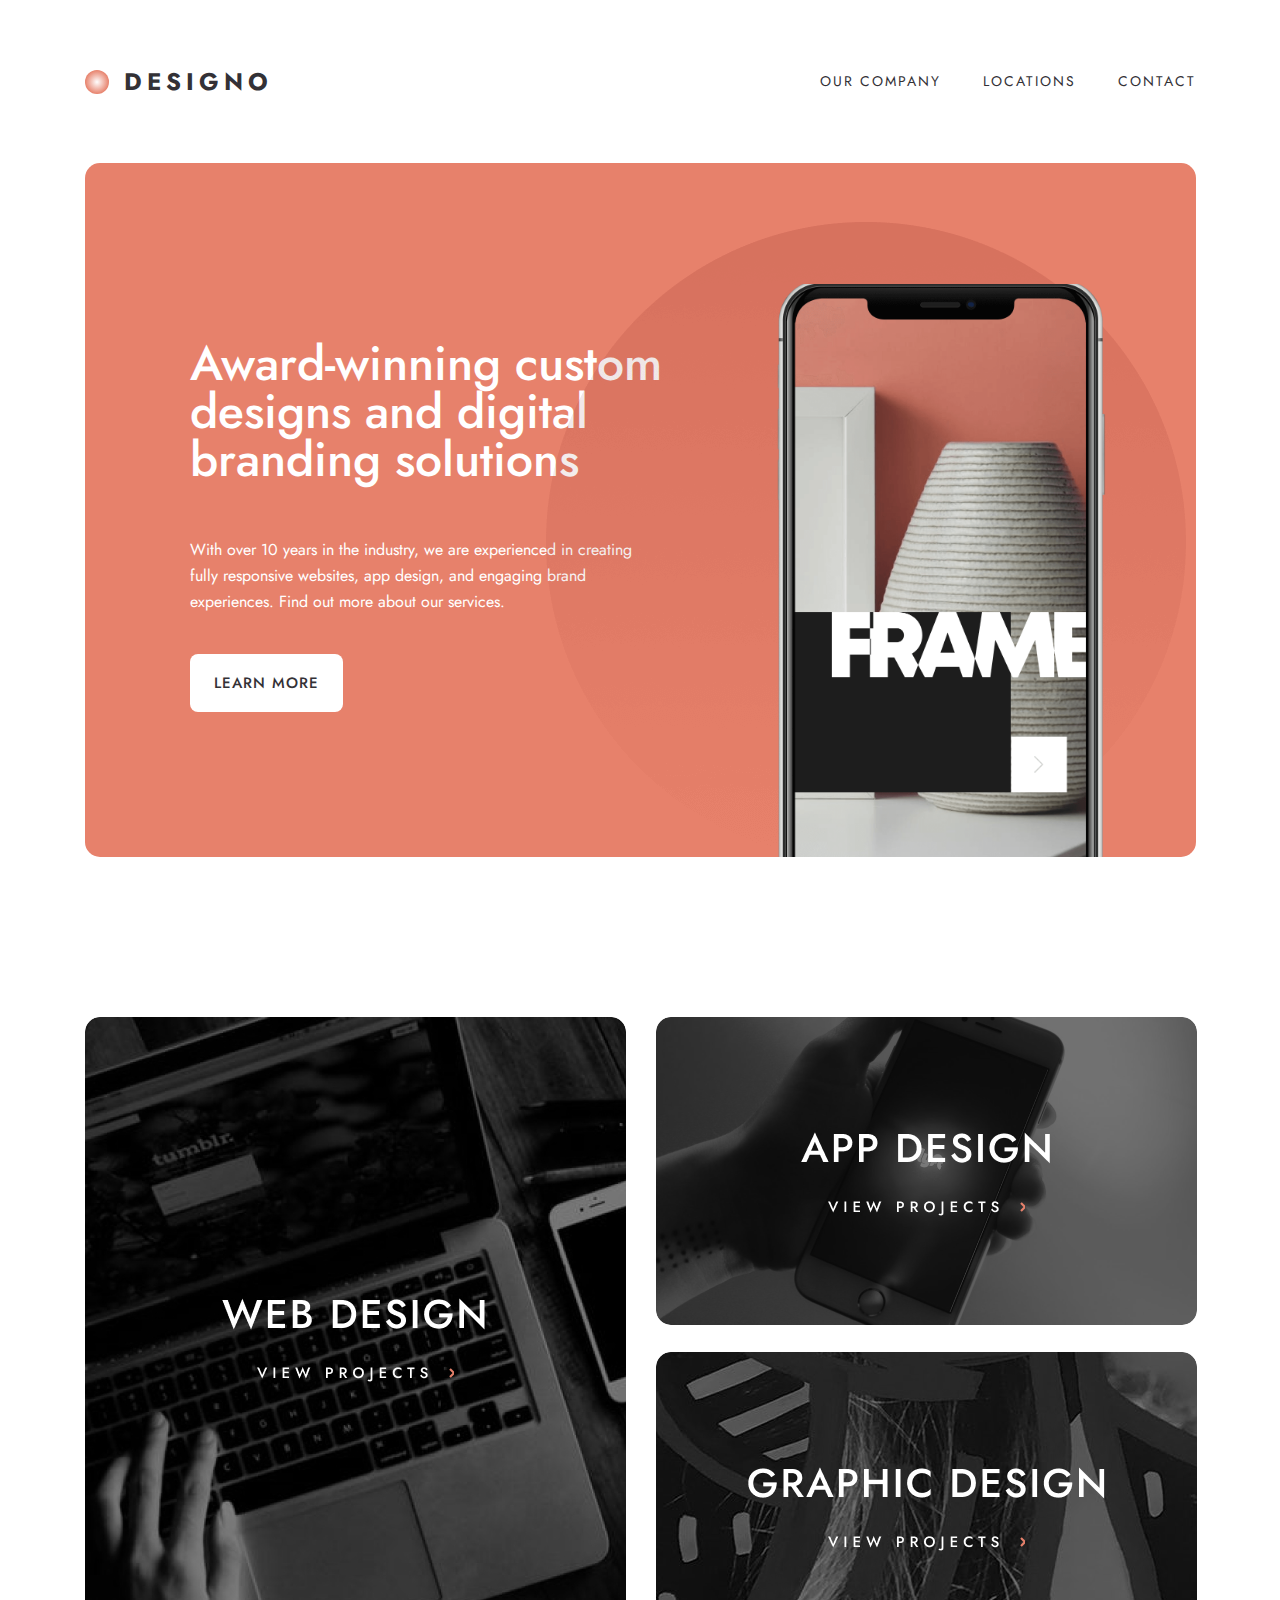
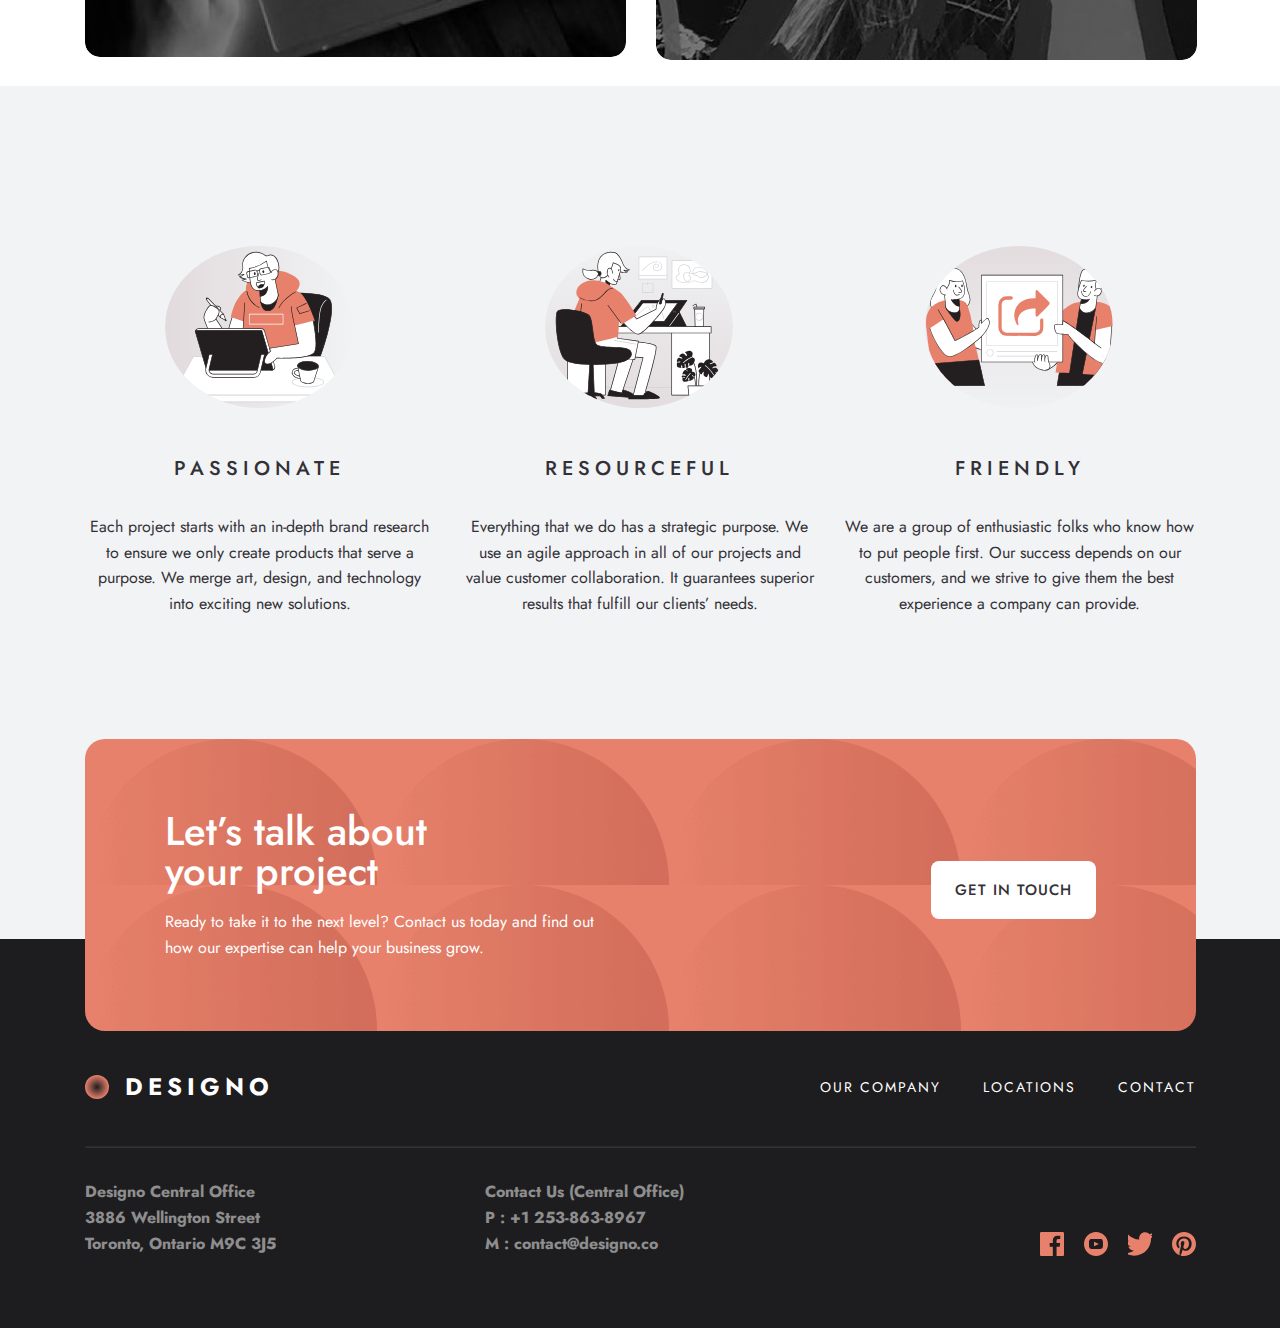
<file: index.html>
<!DOCTYPE html>
<html lang="en">
  <head>
    <meta charset="UTF-8" />
    <meta name="viewport" content="width=device-width, initial-scale=1.0" />
    <title>Designo</title>
    <link rel="stylesheet" href="./css/style.css" />
  </head>
  <body>
    <!-- HEADER START -->
    <header class="header">
      <div class="header__container container">
        <div class="header__card">
          <img
            class="header__site-logo"
            src="./images/sitelogo.svg"
            alt="site-logo"
            width="24"
            height="24"
          />
          <a class="header__link-logo" href="./index.html">DESIGNO</a>
          <img
            class="header__burger"
            src="./images/burger.svg"
            alt="burger-pagaes"
            width="24"
            height="20"
          />
        </div>

        <nav class="header__nav">
          <ul class="nav__list">
            <li class="nav__item">
              <a class="nav__link" href="#">OUR COMPANY</a>
            </li>
            <li class="nav__item">
              <a class="nav__link" href="./index/locations.html">LOCATIONS</a>
            </li>
            <li class="nav__item">
              <a class="nav__link" href="./index/contact.html">CONTACT</a>
            </li>
          </ul>
        </nav>
      </div>
    </header>
    <!-- HEADER END -->

    <!-- MAIN START-->

    <main>
      <section class="hero">
        <div class="hero__container container">
          <div class="hero__wrapper">
            <h1 class="hero__title">
              Award-winning custom designs and digital branding solutions
            </h1>
            <p class="hero__text">
              With over 10 years in the industry, we are experienced in creating
              fully responsive websites, app design, and engaging brand
              experiences. Find out more about our services.
            </p>
            <a class="btn3 btn3" href="#">Learn More</a>
            <div class="hero__img-card">
              <img
                class="hero__oval-img"
                src="./images/Oval11.png"
                alt="oval"
                width="640"
                height="640"
              />
              <div class="hero__div-card2">
                <img
                  class="hero__phone"
                  src="./images/pphone.png"
                  alt="phone"
                  width="330"
                  height="573"
                />
              </div>
            </div>
          </div>
        </div>
      </section>
      <section class="features">
        <div class="features__container container">
          <div class="features__card">
            <a href="./index/web-design.html">
              <img
                class="features__img"
                src="./images/Group33.jpg"
                alt="foto"
                width="541"
                height="640"
              />
            </a>
          </div>
          <div class="features__card2">
            <a href="./index/app-design.html">
              <img
                class="features__img"
                src="./images/telefon11.png"
                alt="foto"
                width="541"
                height="308"
              />
            </a>
            <a href="./index/grapic-design.html">
              <img
                class="features__img"
                src="./images/Group 18 Copy.png"
                alt="foto"
                width="541"
                height="308"
              />
            </a>
          </div>
        </div>
      </section>

      <section class="card">
        <div class="card__container container">
          <div class="card__wrapper">
            <img
              class="card__img"
              src="./images/possiante.svg"
              alt="foto"
              width="188"
              height="162"
            />
            <div class="card__infotext">
              <p class="card__title">PASSIONATE</p>
              <p class="card__text">
                Each project starts with an in-depth brand research to ensure we
                only create products that serve a purpose. We merge art, design,
                and technology into exciting new solutions.
              </p>
            </div>
          </div>
          <div class="card__wrapper">
            <img
              class="card__img"
              src="./images/resourfel.svg"
              alt="foto"
              width="188"
              height="162"
            />
            <div class="card__infotext">
              <p class="card__title">RESOURCEFUL</p>
              <p class="card__text">
                Everything that we do has a strategic purpose. We use an agile
                approach in all of our projects and value customer
                collaboration. It guarantees superior results that fulfill our
                clients’ needs.
              </p>
            </div>
          </div>
          <div class="card__wrapper">
            <img
              class="card__img"
              src="./images/frendly.svg"
              alt="foto"
              width="188"
              height="162"
            />
            <div class="card__infotext">
              <p class="card__title">FRIENDLY</p>
              <p class="card__text">
                We are a group of enthusiastic folks who know how to put people
                first. Our success depends on our customers, and we strive to
                give them the best experience a company can provide.
              </p>
            </div>
          </div>
        </div>
      </section>
    </main>
    <!-- MAIN END-->

    <!-- FOOTER START -->
    <footer class="footer">
      <div class="footer__container container">
        <div class="footer___wrapper">
          <div class="footer___wrapper2">
            <h2 class="footer__title">Let’s talk about your project</h2>
            <p class="footer__text">
              Ready to take it to the next level? Contact us today and find out
              how our expertise can help your business grow.
            </p>
          </div>
          <div class="footer__buttom">
            <a class="btn btn" href="./index/about.html">Get in touch</a>
          </div>
        </div>

        <div class="footer__menu">
          <div class="footer__wrapper-global">
            <div class="footer__logo-card">
              <img
                class="footer__img-logo"
                src="./images/footer_logo.svg"
                alt="footer_logo"
                width="24"
                height="24"
              />
              <a class="footer__logo-link" href="./index.html">DESIGNO</a>
            </div>
            <nav class="footer__nav">
              <ul class="footer__list">
                <li><a class="footer__link-pages" href="#">OUR COMPANY</a></li>
                <li>
                  <a class="footer__link-pages" href="./index/locations.html"
                    >LOCATIONS</a
                  >
                </li>
                <li>
                  <a class="footer__link-pages" href="./index/contact.html"
                    >CONTACT</a
                  >
                </li>
              </ul>
            </nav>
          </div>
          <hr />
          <div class="footer__info">
            <p class="footer__into-text">
              Designo Central Office <br />
              3886 Wellington Street <br />
              Toronto, Ontario M9C 3J5
            </p>
            <p class="footer__info-text2">
              Contact Us (Central Office) <br />P : +1 253-863-8967 <br />
              M : contact@designo.co
            </p>
            <div class="footer__web-site">
              <a class="footer__buttom2" href=""
                ><img
                  class="footer__website-img"
                  src="./images/facebook.svg"
                  alt="facebook"
                  width="24"
                  height="24"
              /></a>
              <a class="footer__buttom2" href=""
                ><img
                  class="footer__website-img"
                  src="./images/youtube.svg"
                  alt="youtube"
                  width="24"
                  height="24"
              /></a>
              <a class="footer__buttom2" href=""
                ><img
                  class="footer__website-img"
                  src="./images/twitter.svg"
                  alt="twitter"
                  width="24"
                  height="24"
              /></a>
              <a class="footer__buttom2" href=""
                ><img
                  class="footer__website-img"
                  src="./images/coco.svg"
                  alt="foto"
                  width="24"
                  height="24"
              /></a>
            </div>
          </div>
        </div>
      </div>
    </footer>
    <!-- FOOTER END -->
  </body>
</html>
</file>
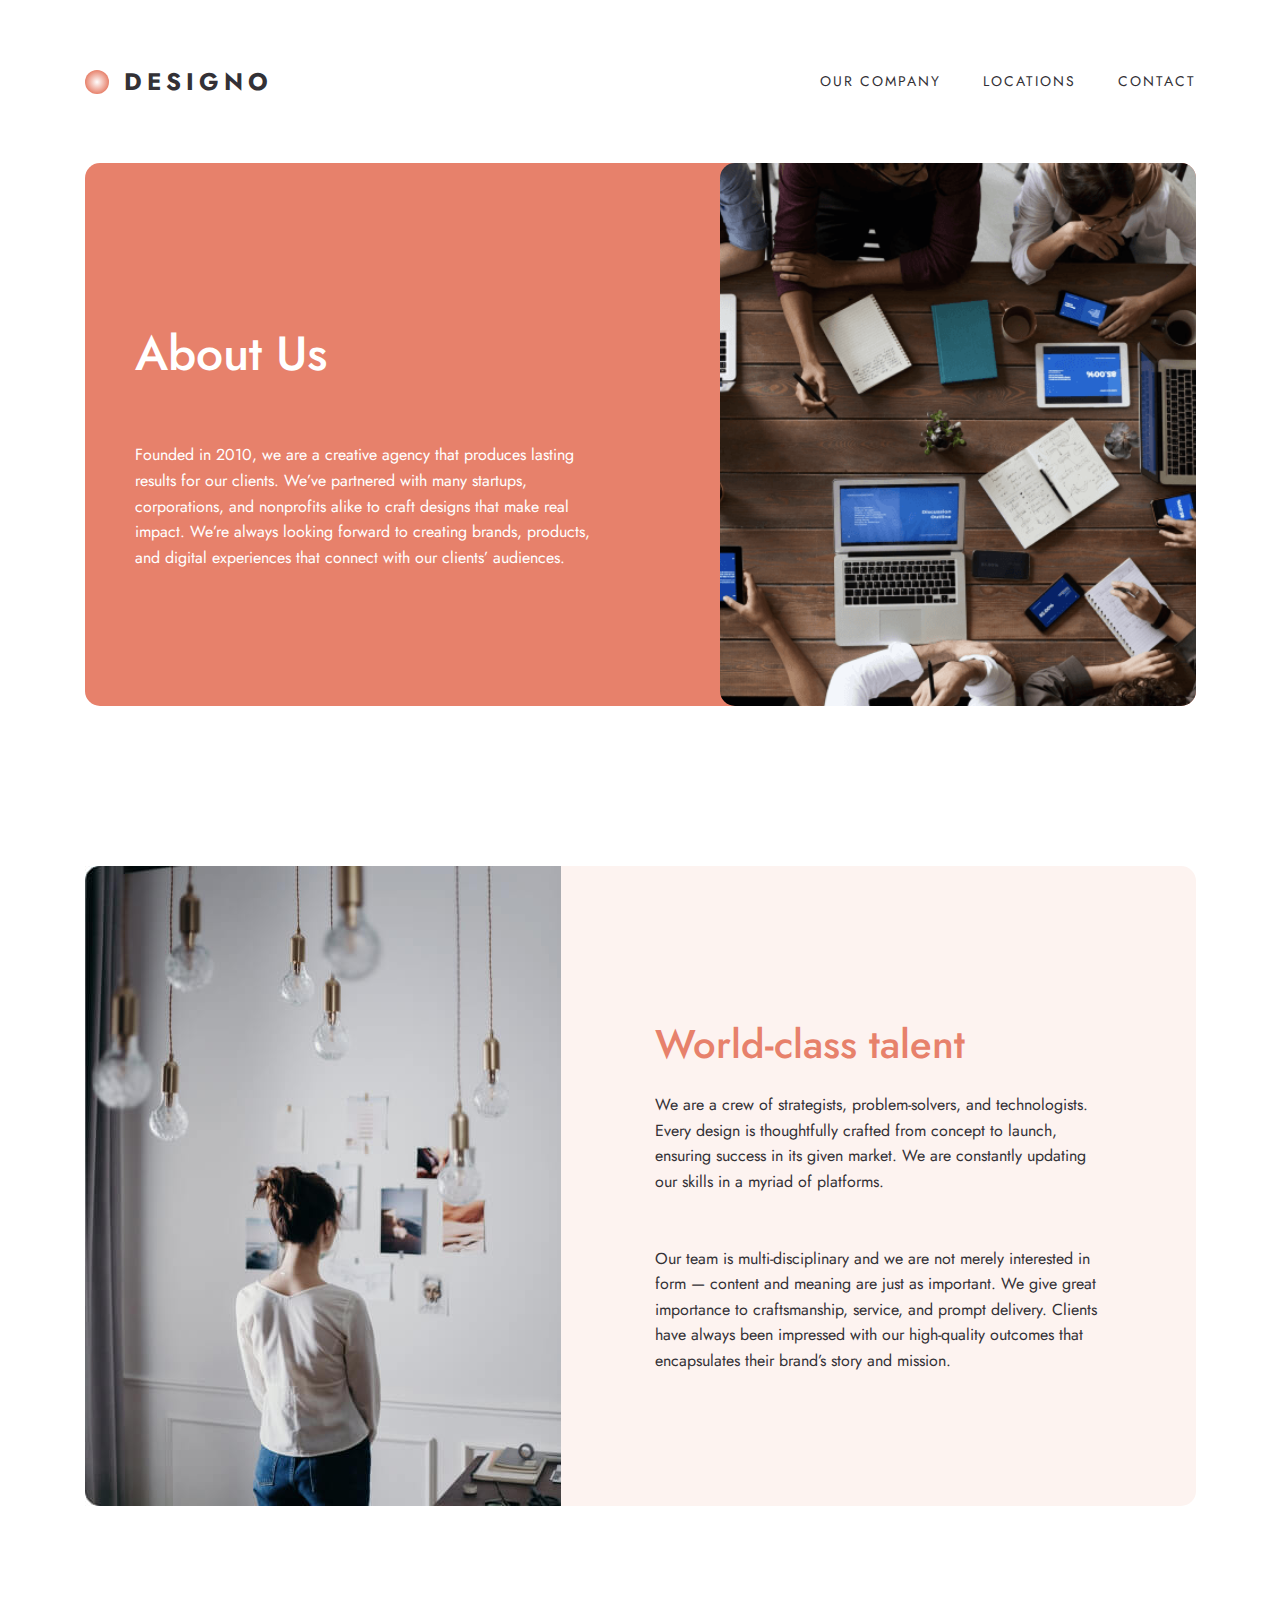
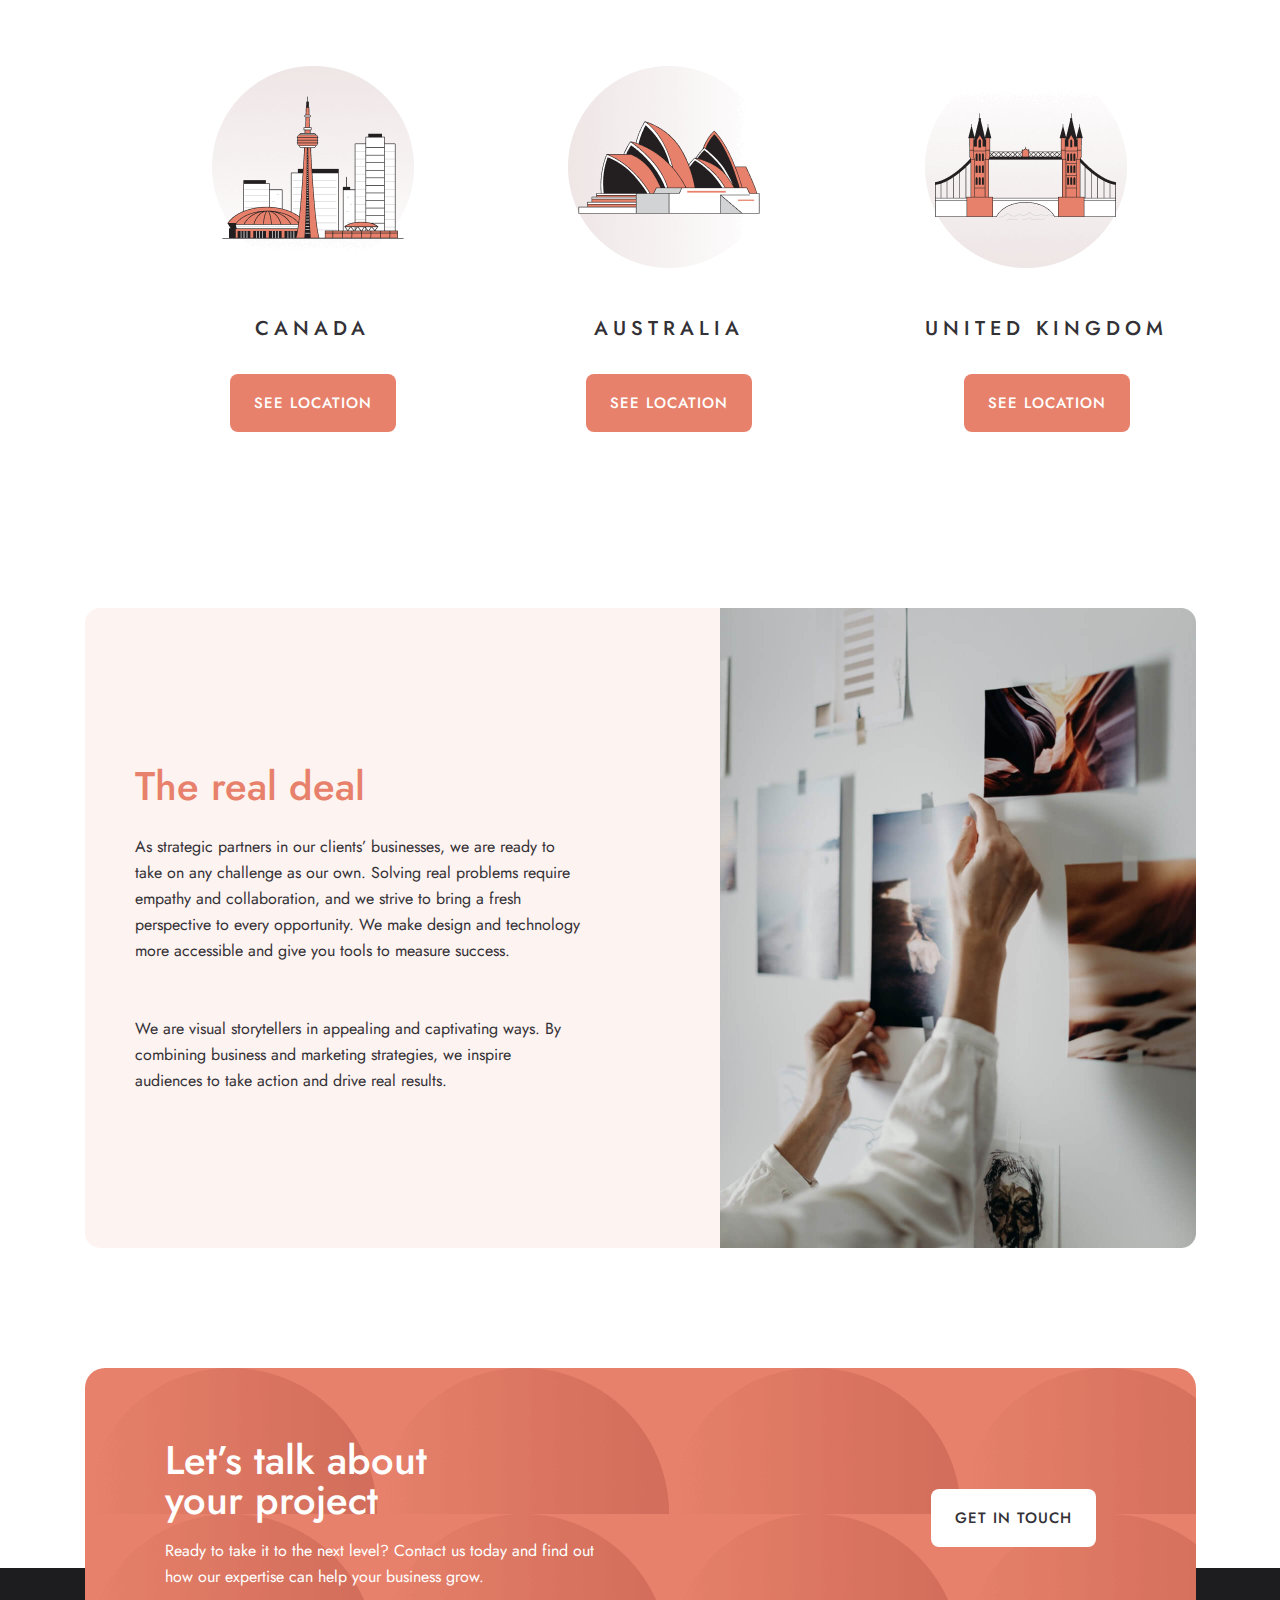
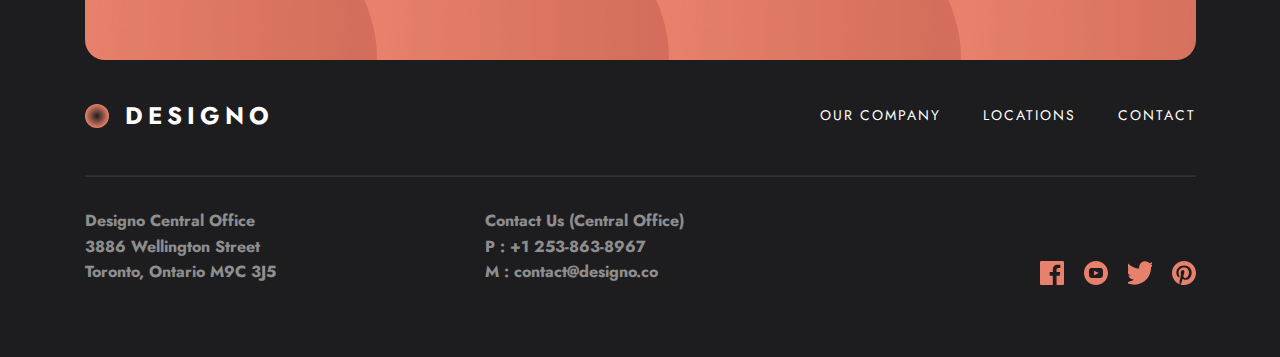
<file: index/about.html>
<!DOCTYPE html>
<html lang="en">
  <head>
    <meta charset="UTF-8" />
    <meta name="viewport" content="width=device-width, initial-scale=1.0" />
    <title>about</title>
    <link rel="stylesheet" href="../css/style.css" />
  </head>
  <body>
    <header class="header">
      <div class="header__container container">
        <div class="header__card">
          <img
            class="header__site-logo"
            src="../images/sitelogo.svg"
            alt="site-logo"
            width="24"
            height="24"
          />
          <a class="header__link-logo" href="../index.html">DESIGNO</a>
          <img
            class="header__burger"
            src="../images/burger.svg"
            alt="burger-pagaes"
            width="24"
            height="20"
          />
        </div>

        <nav class="header__nav">
          <ul class="nav__list">
            <li class="nav__item">
              <a class="nav__link" href="#">OUR COMPANY</a>
            </li>
            <li class="nav__item">
              <a class="nav__link" href="../index/locations.html">LOCATIONS</a>
            </li>
            <li class="nav__item">
              <a class="nav__link" href="../index/contact.html">CONTACT</a>
            </li>
          </ul>
        </nav>
      </div>
    </header>
    <main>
      <section class="hero2">
        <div class="hero2__container container">
          <div class="hero2__wrapper">
            <div class="hero2__card">
              <h1 class="hero2__title">About Us</h1>
              <p class="hero2__text">
                Founded in 2010, we are a creative agency that produces lasting
                results for our clients. We’ve partnered with many startups,
                corporations, and nonprofits alike to craft designs that make
                real impact. We’re always looking forward to creating brands,
                products, and digital experiences that connect with our clients’
                audiences.
              </p>
            </div>

            <div class="hero2__img-card">
              <img
                class="hero2__oval-img"
                src="../images/mans3.png"
                alt="oval"
                width="476"
                height="543"
              />
            </div>
          </div>
          <div class="hero2__card3">
            <img
              class="hero__oval3"
              src="../images/Oval11.png"
              alt="oval"
              width="640"
              height="640"
            />
          </div>
        </div>
      </section>
      <section class="info">
        <div class="info__container container">
          <div class="info__foto">
            <img
              src="../images/girl.jpg"
              alt="girl foto"
              width="476"
              height="640"
            />
          </div>
          <div class="info__title">
            <h2 class="info__text">World-class talent</h2>
            <p class="info__poragraf">
              We are a crew of strategists, problem-solvers, and technologists.
              Every design is thoughtfully crafted from concept to launch,
              ensuring success in its given market. We are constantly updating
              our skills in a myriad of platforms. <br />
              <br />
              <br />
              Our team is multi-disciplinary and we are not merely interested in
              form — content and meaning are just as important. We give great
              importance to craftsmanship, service, and prompt delivery. Clients
              have always been impressed with our high-quality outcomes that
              encapsulates their brand’s story and mission.
            </p>
          </div>
        </div>
      </section>
      <section class="see-location">
        <div class="see-location__container container">
          <div class="see-location__card">
            <div class="see-location__wrapper">
              <img
                src="../images/Group 10.png"
                alt="foto-city"
                width="202"
                height="202"
              />
              <h3 class="see-location__info">CANADA</h3>
              <a class="btn2 btn2" href="#">SEE LOCATION</a>
            </div>
            <div class="see-location__wrapper">
              <img
                src="../images/Group 15.png"
                alt="foto-australia"
                width="202"
                height="202"
              />
              <h3 class="see-location__info">AUSTRALIA</h3>
              <a class="btn2 btn2" href="#">SEE LOCATION</a>
            </div>
            <div class="see-location__wrapper">
              <img
                src="../images/united kingdom.png"
                alt="foto-australia"
                width="202"
                height="202"
              />
              <h3 class="see-location__info">UNITED KINGDOM</h3>
              <a class="btn2 btn2" href="#">SEE LOCATION</a>
            </div>
          </div>
        </div>
      </section>
      <section class="info2">
        <div class="info2__container container">
          <div class="info2__title">
            <h2 class="info2__text">The real deal</h2>
            <p class="info2__poragraf">
              As strategic partners in our clients’ businesses, we are ready to
              take on any challenge as our own. Solving real problems require
              empathy and collaboration, and we strive to bring a fresh
              perspective to every opportunity. We make design and technology
              more accessible and give you tools to measure success. <br />
              <br />
              <br />
              We are visual storytellers in appealing and captivating ways. By
              combining business and marketing strategies, we inspire audiences
              to take action and drive real results.
            </p>
          </div>
          <div class="info2__foto">
            <img
              src="../images/foforuk.jpg"
              alt="girl foto"
              width="476"
              height="640"
            />
          </div>
        </div>
      </section>
    </main>
    <footer class="footer">
      <div class="footer__container container">
        <div class="footer___wrapper">
          <div class="footer___wrapper2">
            <h2 class="footer__title">Let’s talk about your project</h2>
            <p class="footer__text">
              Ready to take it to the next level? Contact us today and find out
              how our expertise can help your business grow.
            </p>
          </div>
          <div class="footer__buttom">
            <a class="btn btn" href="#">Get in touch</a>
          </div>
        </div>

        <div class="footer__menu">
          <div class="footer__wrapper-global">
            <div class="footer__logo-card">
              <img
                class="footer__img-logo"
                src="../images/footer_logo.svg"
                alt="footer_logo"
                width="24"
                height="24"
              />
              <a class="footer__logo-link" href="../index.html">DESIGNO</a>
            </div>
            <nav class="footer__nav">
              <ul class="footer__list">
                <li><a class="footer__link-pages" href="#">OUR COMPANY</a></li>
                <li>
                  <a class="footer__link-pages" href="../index/locations.html"
                    >LOCATIONS</a
                  >
                </li>
                <li>
                  <a class="footer__link-pages" href="../index/contact.html"
                    >CONTACT</a
                  >
                </li>
              </ul>
            </nav>
          </div>
          <hr />
          <div class="footer__info">
            <p class="footer__into-text">
              Designo Central Office <br />
              3886 Wellington Street <br />
              Toronto, Ontario M9C 3J5
            </p>
            <p class="footer__info-text2">
              Contact Us (Central Office) <br />P : +1 253-863-8967 <br />
              M : contact@designo.co
            </p>
            <div class="footer__web-site">
              <a class="footer__buttom2" href=""
                ><img
                  class="footer__website-img"
                  src="../images/facebook.svg"
                  alt="facebook"
                  width="24"
                  height="24"
              /></a>
              <a class="footer__buttom2" href=""
                ><img
                  class="footer__website-img"
                  src="../images/youtube.svg"
                  alt="youtube"
                  width="24"
                  height="24"
              /></a>
              <a class="footer__buttom2" href=""
                ><img
                  class="footer__website-img"
                  src="../images/twitter.svg"
                  alt="twitter"
                  width="24"
                  height="24"
              /></a>
              <a class="footer__buttom2" href=""
                ><img
                  class="footer__website-img"
                  src="../images/coco.svg"
                  alt="foto"
                  width="24"
                  height="24"
              /></a>
            </div>
          </div>
        </div>
      </div>
    </footer>
  </body>
</html>
</file>
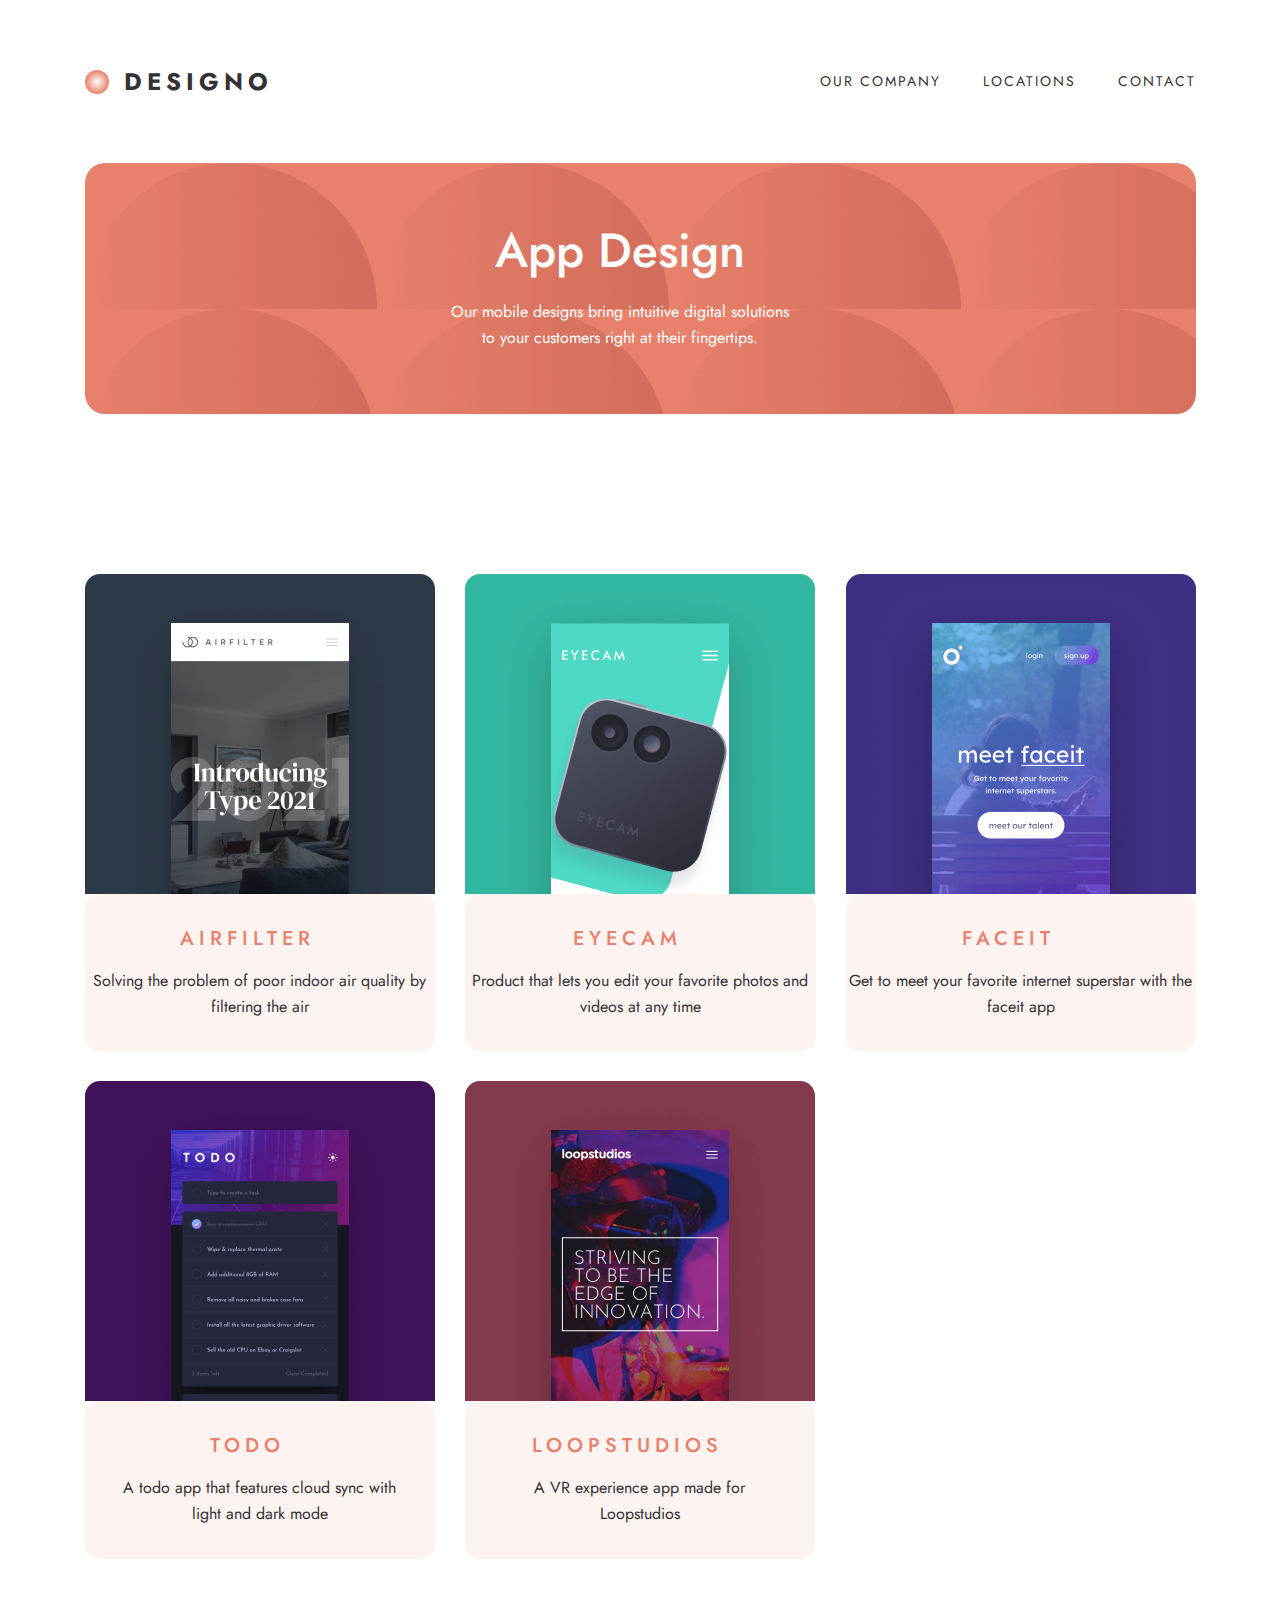
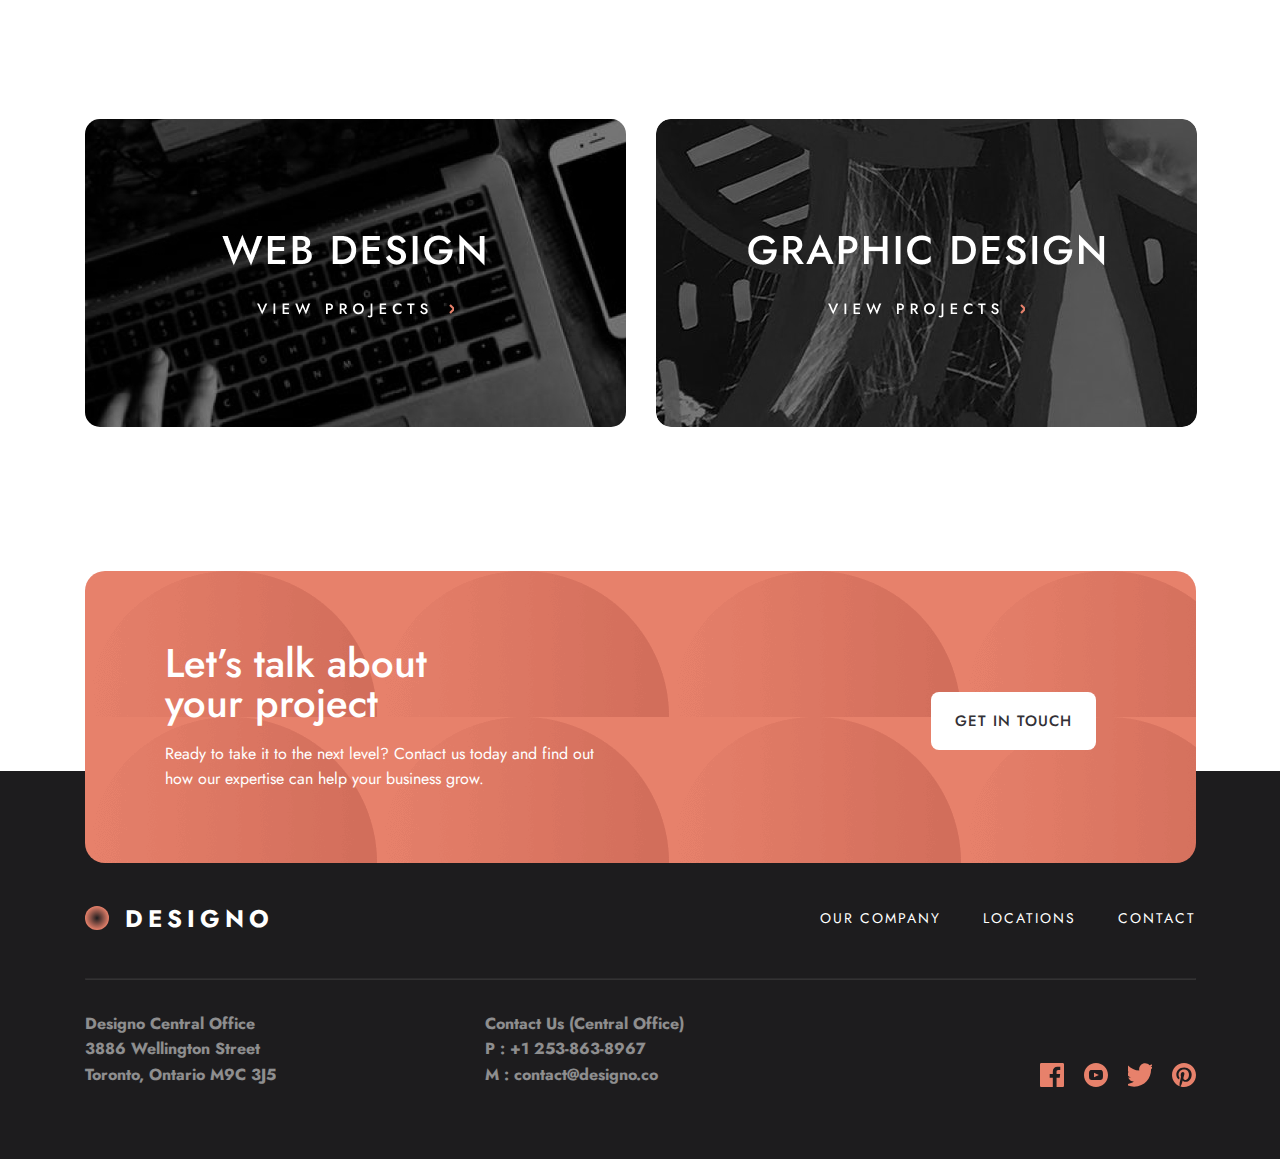
<file: index/app-design.html>
<!DOCTYPE html>
<html lang="en">
  <head>
    <meta charset="UTF-8" />
    <meta name="viewport" content="width=device-width, initial-scale=1.0" />
    <title>app-disegn</title>
    <link rel="stylesheet" href="../css/style.css" />
  </head>
  <body>
    <header class="header">
      <div class="header__container container">
        <div class="header__card">
          <img
            class="header__site-logo"
            src="../images/sitelogo.svg"
            alt="site-logo"
            width="24"
            height="24"
          />
          <a class="header__link-logo" href="../index.html">DESIGNO</a>
          <img
            class="header__burger"
            src="../images/burger.svg"
            alt="burger-pagaes"
            width="24"
            height="20"
          />
        </div>

        <nav class="header__nav">
          <ul class="nav__list">
            <li class="nav__item">
              <a class="nav__link" href="#">OUR COMPANY</a>
            </li>
            <li class="nav__item">
              <a class="nav__link" href="../index/locations.html">LOCATIONS</a>
            </li>
            <li class="nav__item">
              <a class="nav__link" href="../index/contact.html">CONTACT</a>
            </li>
          </ul>
        </nav>
      </div>
    </header>
    <main>
      <section class="hero1">
        <div class="hero1__container container">
          <div class="hero1___wrapper">
            <div class="hero1___wrapper2">
              <h2 class="hero1__title">App Design</h2>
              <p class="hero1__text">
                Our mobile designs bring intuitive digital solutions <br />
                to your customers right at their fingertips.
              </p>
            </div>
          </div>
        </div>
      </section>
      <section class="cards">
        <div class="cards__container container">
          <div class="cards__global">
            <div class="cards__info">
              <img
                src="../images/Express - Desktop7.png"
                alt="foto"
                width="350"
                height="320"
              />
              <ul class="cards__list">
                <li class="cards__item">
                  <p class="cards__title">AIRFILTER</p>
                </li>
                <li class="cards__item">
                  <p class="cards__text">
                    Solving the problem of poor indoor air quality by filtering
                    the air
                  </p>
                </li>
              </ul>
            </div>
            <div class="cards__info">
              <img
                src="../images/Express - Desktop8.png"
                alt="foto"
                width="350"
                height="320"
              />
              <ul class="cards__list">
                <li class="cards__item">
                  <p class="cards__title">EYECAM</p>
                </li>
                <li class="cards__item">
                  <p class="cards__text">
                    Product that lets you edit your favorite photos and videos
                    at any time
                  </p>
                </li>
              </ul>
            </div>
            <div class="cards__info">
              <img
                src="../images/Express - Desktop9.png"
                alt="foto"
                width="350"
                height="320"
              />
              <ul class="cards__list">
                <li class="cards__item">
                  <p class="cards__title">FACEIT</p>
                </li>
                <li class="cards__item">
                  <p class="cards__text">
                    Get to meet your favorite internet superstar with the faceit
                    app
                  </p>
                </li>
              </ul>
            </div>
          </div>
          <div class="cards__global1">
            <div class="cards__info">
              <img
                src="../images/Express - Desktop10.png"
                alt="foto"
                width="350"
                height="320"
              />
              <ul class="cards__list">
                <li class="cards__item"><p class="cards__title">TODO</p></li>
                <li class="cards__item">
                  <p class="cards__text">
                    A todo app that features cloud sync with <br />
                    light and dark mode
                  </p>
                </li>
              </ul>
            </div>
            <div class="cards__info">
              <img
                src="../images/Express - Desktop11.png"
                alt="foto"
                width="350"
                height="320"
              />
              <ul class="cards__list">
                <li class="cards__item">
                  <p class="cards__title">LOOPSTUDIOS</p>
                </li>
                <li class="cards__item">
                  <p class="cards__text">
                    A VR experience app made for <br />
                    Loopstudios
                  </p>
                </li>
              </ul>
            </div>
          </div>
        </div>
      </section>
      <section class="features1">
        <div class="features1__container container">
          <div class="features1__card2">
            <a href="../index/web-design.html">
              <img
                class="features__img"
                src="../images/Group33.jpg"
                alt="foto"
                width="541"
                height="308"
              />
            </a>
            <a href="../index/grapic-design.html">
              <img
                class="features__img"
                src="../images/Group 18 Copy.png"
                alt="foto"
                width="541"
                height="308"
              />
            </a>
          </div>
        </div>
      </section>
    </main>
    <footer class="footer">
      <div class="footer__container container">
        <div class="footer___wrapper">
          <div class="footer___wrapper2">
            <h2 class="footer__title">Let’s talk about your project</h2>
            <p class="footer__text">
              Ready to take it to the next level? Contact us today and find out
              how our expertise can help your business grow.
            </p>
          </div>
          <div class="footer__buttom">
            <a class="btn btn" href="../index/app-design.html">Get in touch</a>
          </div>
        </div>

        <div class="footer__menu">
          <div class="footer__wrapper-global">
            <div class="footer__logo-card">
              <img
                class="footer__img-logo"
                src="../images/footer_logo.svg"
                alt="footer_logo"
                width="24"
                height="24"
              />
              <a class="footer__logo-link" href="../index.html">DESIGNO</a>
            </div>
            <nav class="footer__nav">
              <ul class="footer__list">
                <li><a class="footer__link-pages" href="#">OUR COMPANY</a></li>
                <li>
                  <a class="footer__link-pages" href="../index/locations.html"
                    >LOCATIONS</a
                  >
                </li>
                <li>
                  <a class="footer__link-pages" href="../index/contact.html"
                    >CONTACT</a
                  >
                </li>
              </ul>
            </nav>
          </div>
          <hr />
          <div class="footer__info">
            <p class="footer__into-text">
              Designo Central Office <br />
              3886 Wellington Street <br />
              Toronto, Ontario M9C 3J5
            </p>
            <p class="footer__info-text2">
              Contact Us (Central Office) <br />P : +1 253-863-8967 <br />
              M : contact@designo.co
            </p>
            <div class="footer__web-site">
              <a class="footer__buttom2" href=""
                ><img
                  class="footer__website-img"
                  src="../images/facebook.svg"
                  alt="facebook"
                  width="24"
                  height="24"
              /></a>
              <a class="footer__buttom2" href=""
                ><img
                  class="footer__website-img"
                  src="../images/youtube.svg"
                  alt="youtube"
                  width="24"
                  height="24"
              /></a>
              <a class="footer__buttom2" href=""
                ><img
                  class="footer__website-img"
                  src="../images/twitter.svg"
                  alt="twitter"
                  width="24"
                  height="24"
              /></a>
              <a class="footer__buttom2" href=""
                ><img
                  class="footer__website-img"
                  src="../images/coco.svg"
                  alt="foto"
                  width="24"
                  height="24"
              /></a>
            </div>
          </div>
        </div>
      </div>
    </footer>
  </body>
</html>
</file>
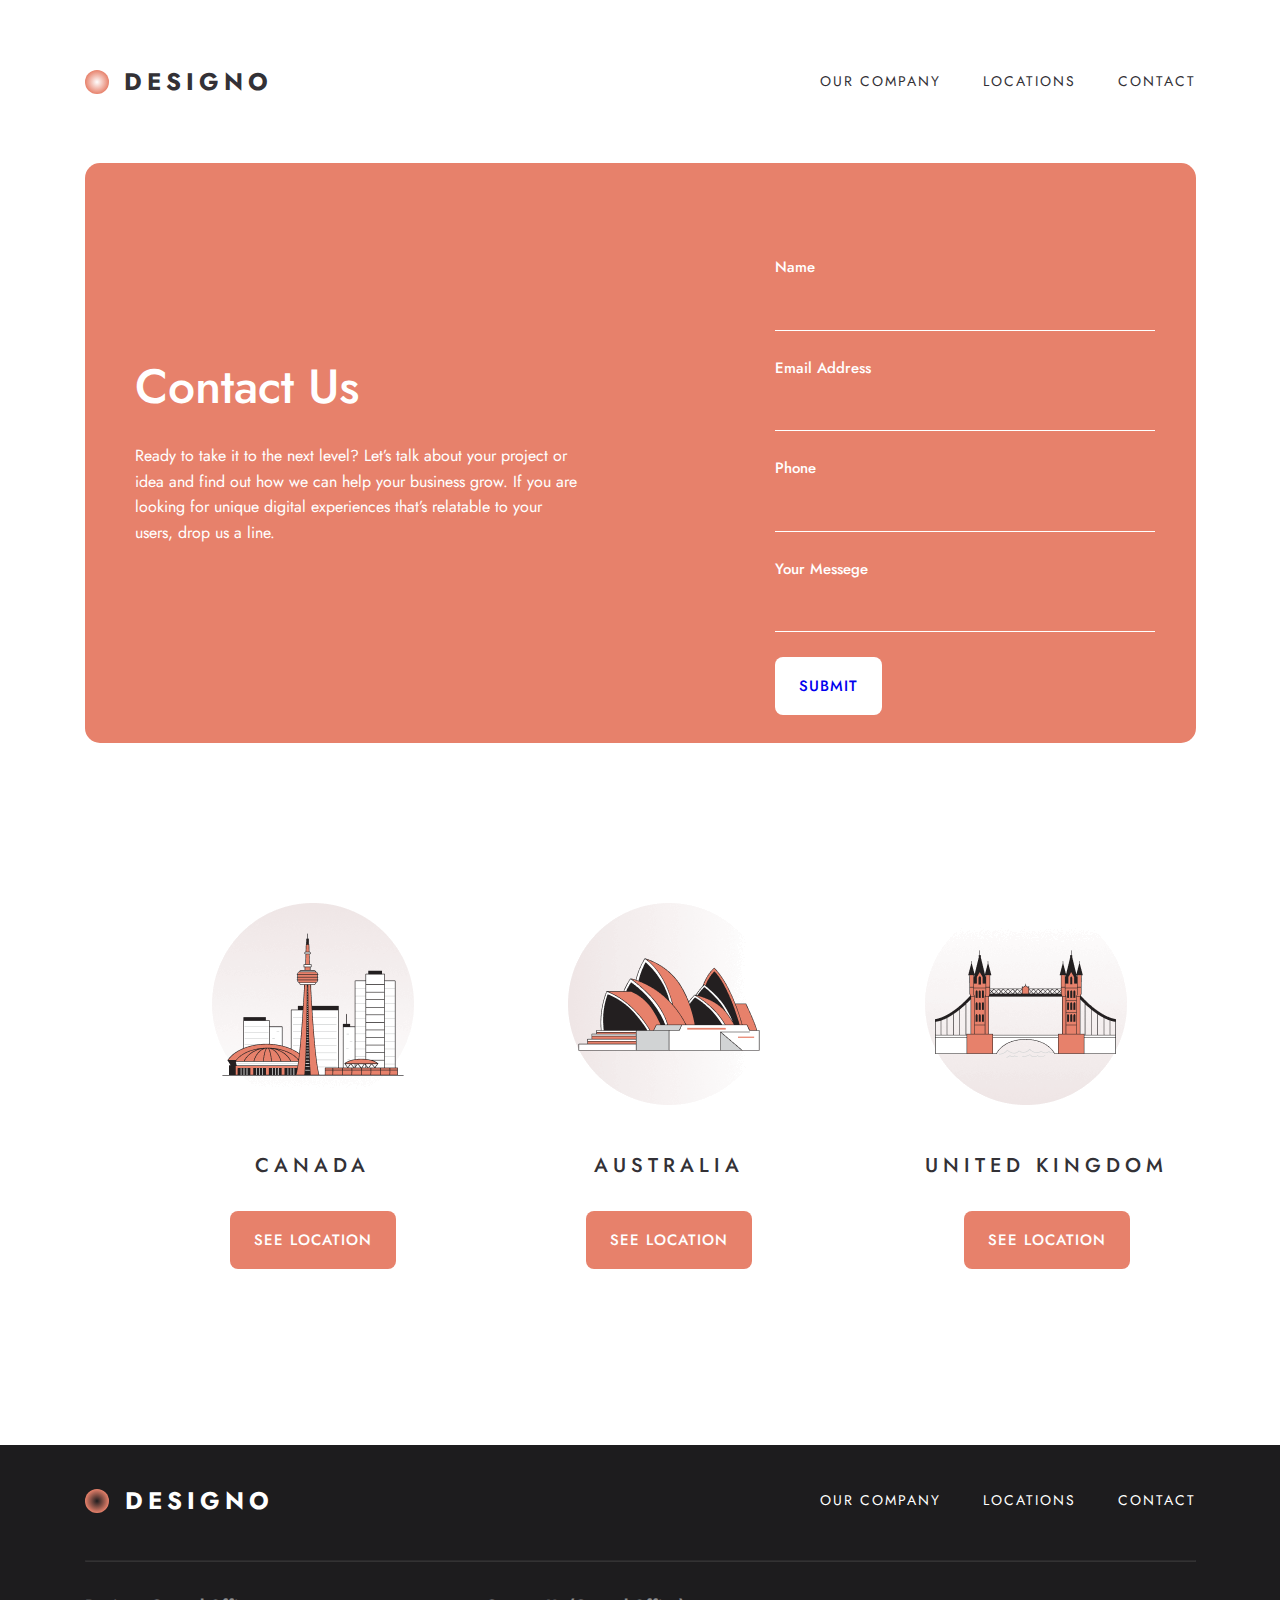
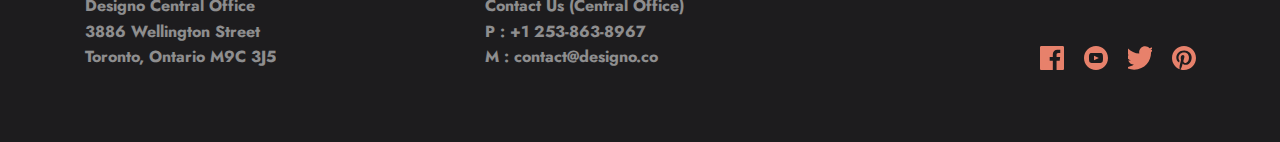
<file: index/contact.html>
<!DOCTYPE html>
<html lang="en">
  <head>
    <meta charset="UTF-8" />
    <meta name="viewport" content="width=device-width, initial-scale=1.0" />
    <title>contact</title>
    <link rel="stylesheet" href="../css/style.css" />
  </head>
  <body>
    <header class="header">
      <div class="header__container container">
        <div class="header__card">
          <img
            class="header__site-logo"
            src="../images/sitelogo.svg"
            alt="site-logo"
            width="24"
            height="24"
          />
          <a class="header__link-logo" href="../index.html">DESIGNO</a>
          <img
            class="header__burger"
            src="../images/burger.svg"
            alt="burger-pagaes"
            width="24"
            height="20"
          />
        </div>

        <nav class="header__nav">
          <ul class="nav__list">
            <li class="nav__item">
              <a class="nav__link" href="#">OUR COMPANY</a>
            </li>
            <li class="nav__item">
              <a class="nav__link" href="../index/locations.html">LOCATIONS</a>
            </li>
            <li class="nav__item">
              <a class="nav__link" href="../index/contact.html">CONTACT</a>
            </li>
          </ul>
        </nav>
      </div>
    </header>
    <main>
      <section class="hero3">
        <div class="hero3__container container">
          <div class="hero3__wrapper">
            <div class="hero3__card">
              <h1 class="hero3__title">Contact Us</h1>
              <p class="hero3__text">
                Ready to take it to the next level? Let’s talk about your
                project or idea and find out how we can help your business grow.
                If you are looking for unique digital experiences that’s
                relatable to your users, drop us a line.
              </p>
            </div>
          </div>

          <div class="hero3__card3">
            <img
              class="hero3__oval3"
              src="../images/Oval11.png"
              alt="oval"
              width="640"
              height="640"
            />
          </div>
          <div class="hero3__forms">
            <span class="form__title">Name</span>
            <input type="name" name="name" />
            <span class="form__title">Email Address</span>
            <input type="email" name="email" />
            <span class="form__title">Phone</span>
            <input type="tel" name="tel" />
            <span class="form__title">Your Messege</span>
            <input type="massage" name="massage" />
            <div class="hero3__btn4 btn4">
              <a class="hero3__submit" href="#">Submit</a>
            </div>

            <!-- <input type="text" name="text" /> <br />
            <span class="form__title">Submit</span>
            <input type="" /> -->
          </div>
        </div>
      </section>
      <section class="see-location">
        <div class="see-location__container container">
          <div class="see-location__card">
            <div class="see-location__wrapper">
              <img
                src="../images/Group 10.png"
                alt="foto-city"
                width="202"
                height="202"
              />
              <h3 class="see-location__info">CANADA</h3>
              <a class="btn2 btn2" href="../index/locations.html"
                >SEE LOCATION</a
              >
            </div>
            <div class="see-location__wrapper">
              <img
                src="../images/Group 15.png"
                alt="foto-australia"
                width="202"
                height="202"
              />
              <h3 class="see-location__info">AUSTRALIA</h3>
              <a class="btn2 btn2" href="../index/locations.html"
                >SEE LOCATION</a
              >
            </div>
            <div class="see-location__wrapper">
              <img
                src="../images/united kingdom.png"
                alt="foto-australia"
                width="202"
                height="202"
              />
              <h3 class="see-location__info">UNITED KINGDOM</h3>
              <a class="btn2 btn2" href="../index/locations.html"
                >SEE LOCATION</a
              >
            </div>
          </div>
        </div>
      </section>
    </main>
    <footer class="footer">
      <div class="footer__container container">
        <div class="footer__menu">
          <div class="footer__wrapper-global">
            <div class="footer__logo-card">
              <img
                class="footer__img-logo"
                src="../images/footer_logo.svg"
                alt="footer_logo"
                width="24"
                height="24"
              />
              <a class="footer__logo-link" href="../index.html">DESIGNO</a>
            </div>
            <nav class="footer__nav">
              <ul class="footer__list">
                <li><a class="footer__link-pages" href="#">OUR COMPANY</a></li>
                <li>
                  <a class="footer__link-pages" href="../index/locations.html"
                    >LOCATIONS</a
                  >
                </li>
                <li>
                  <a class="footer__link-pages" href="../index/contact.html"
                    >CONTACT</a
                  >
                </li>
              </ul>
            </nav>
          </div>
          <hr />
          <div class="footer__info">
            <p class="footer__into-text">
              Designo Central Office <br />
              3886 Wellington Street <br />
              Toronto, Ontario M9C 3J5
            </p>
            <p class="footer__info-text2">
              Contact Us (Central Office) <br />P : +1 253-863-8967 <br />
              M : contact@designo.co
            </p>
            <div class="footer__web-site">
              <a class="footer__buttom2" href=""
                ><img
                  class="footer__website-img"
                  src="../images/facebook.svg"
                  alt="facebook"
                  width="24"
                  height="24"
              /></a>
              <a class="footer__buttom2" href=""
                ><img
                  class="footer__website-img"
                  src="../images/youtube.svg"
                  alt="youtube"
                  width="24"
                  height="24"
              /></a>
              <a class="footer__buttom2" href=""
                ><img
                  class="footer__website-img"
                  src="../images/twitter.svg"
                  alt="twitter"
                  width="24"
                  height="24"
              /></a>
              <a class="footer__buttom2" href=""
                ><img
                  class="footer__website-img"
                  src="../images/coco.svg"
                  alt="foto"
                  width="24"
                  height="24"
              /></a>
            </div>
          </div>
        </div>
      </div>
    </footer>
  </body>
</html>
</file>
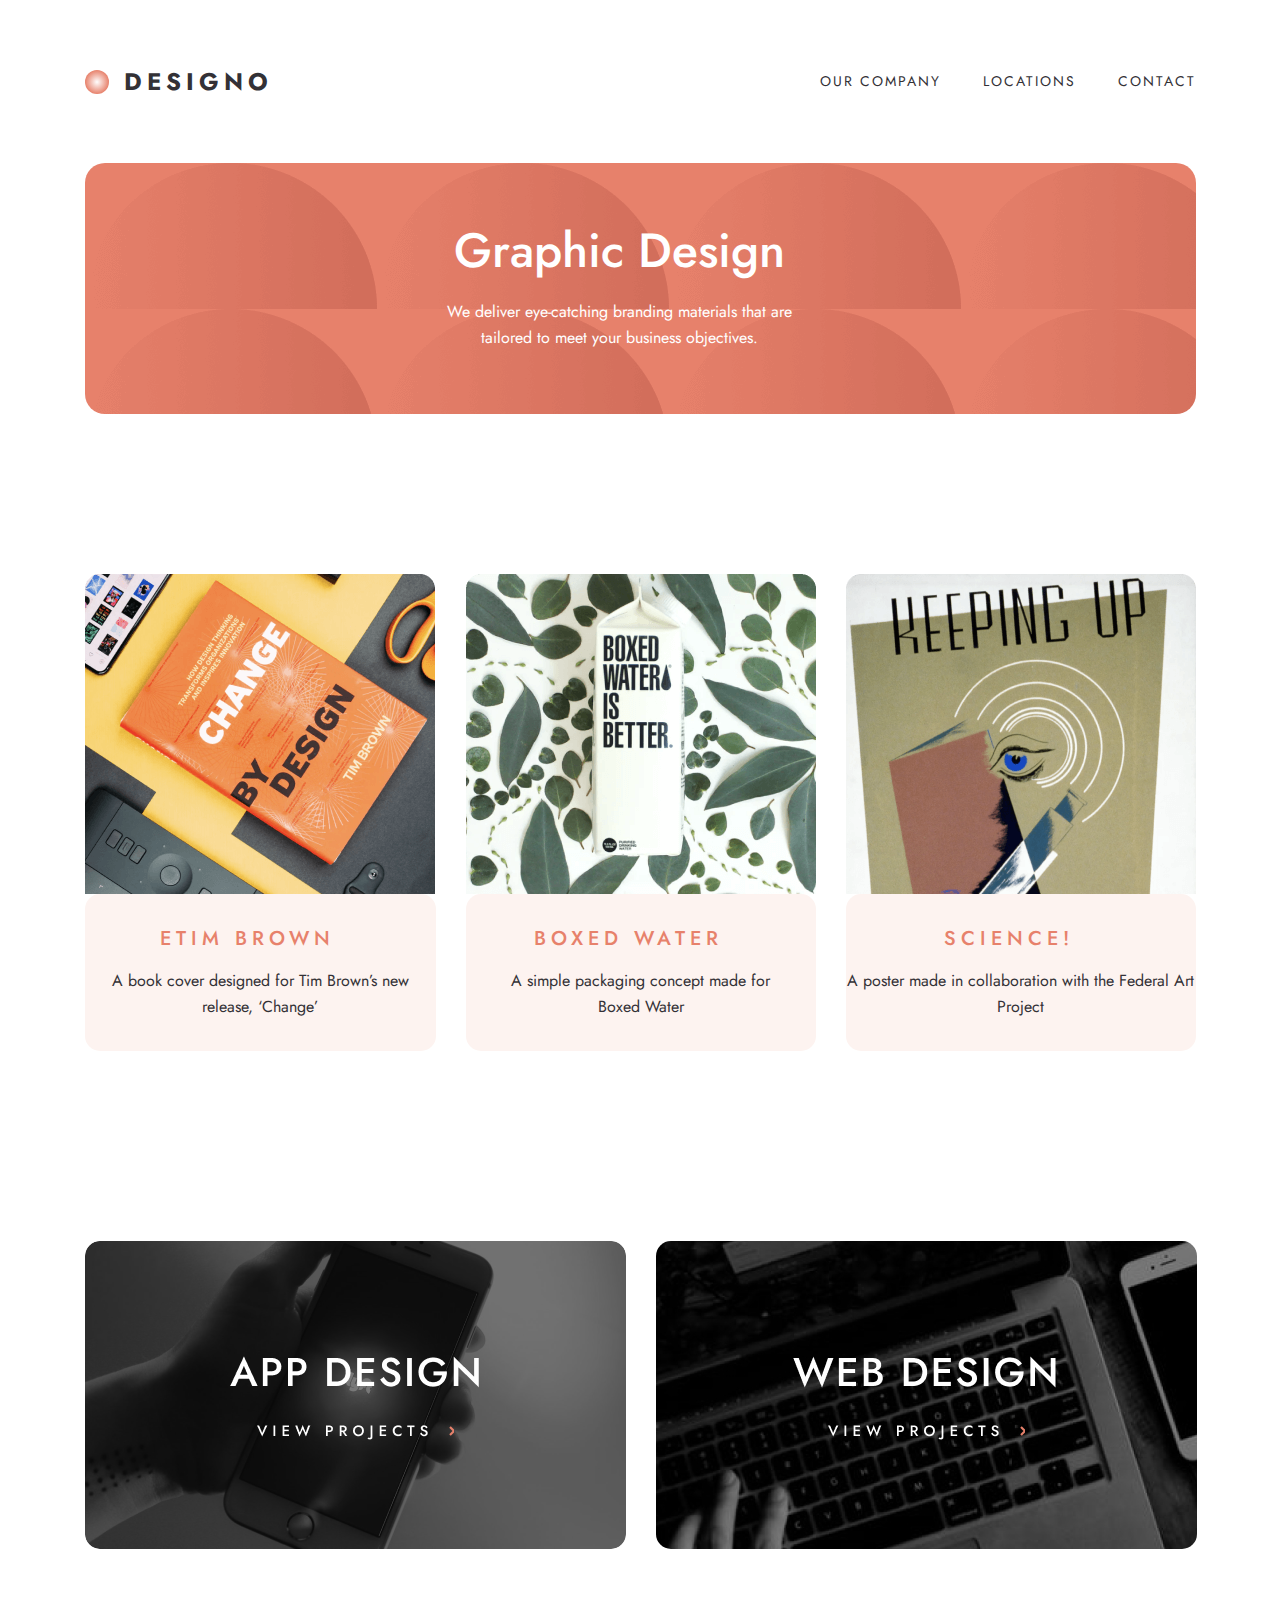
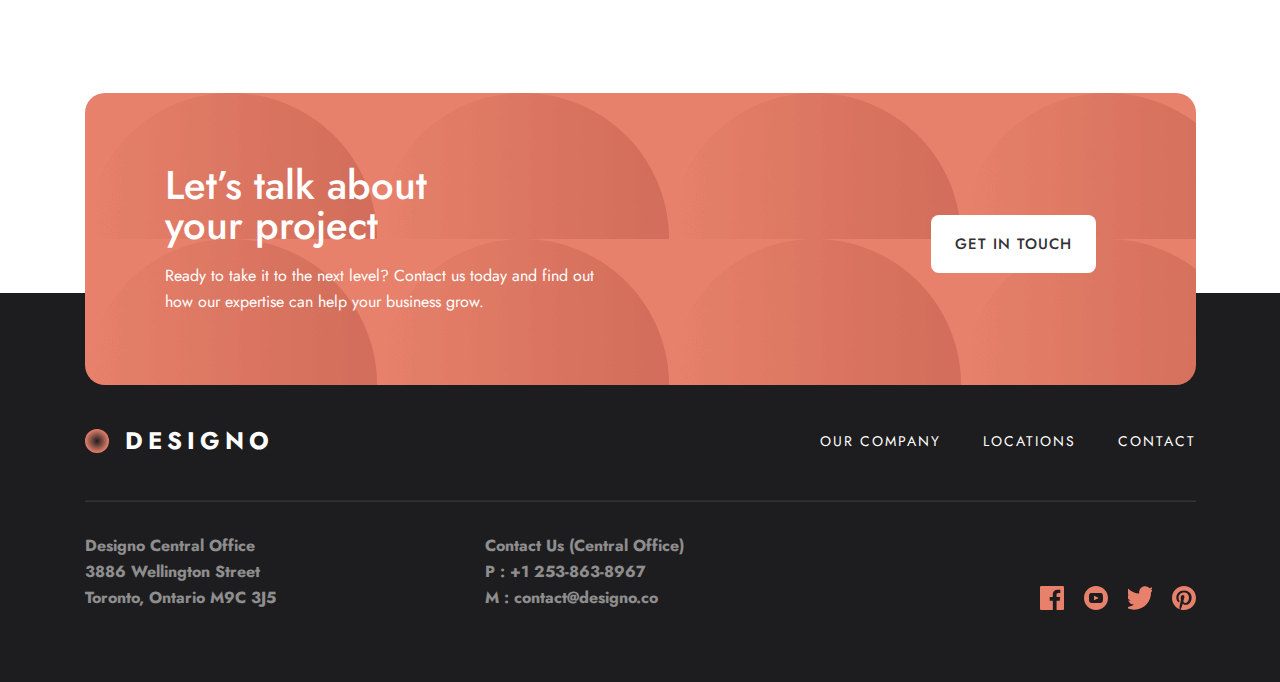
<file: index/grapic-design.html>
<!DOCTYPE html>
<html lang="en">
  <head>
    <meta charset="UTF-8" />
    <meta name="viewport" content="width=device-width, initial-scale=1.0" />
    <title>graphic-design</title>
    <link rel="stylesheet" href="../css/style.css" />
  </head>
  <body>
    <header class="header">
      <div class="header__container container">
        <div class="header__card">
          <img
            class="header__site-logo"
            src="../images/sitelogo.svg"
            alt="site-logo"
            width="24"
            height="24"
          />
          <a class="header__link-logo" href="../index.html">DESIGNO</a>
          <img
            class="header__burger"
            src="../images/burger.svg"
            alt="burger-pagaes"
            width="24"
            height="20"
          />
        </div>

        <nav class="header__nav">
          <ul class="nav__list">
            <li class="nav__item">
              <a class="nav__link" href="#">OUR COMPANY</a>
            </li>
            <li class="nav__item">
              <a class="nav__link" href="../index/locations.html">LOCATIONS</a>
            </li>
            <li class="nav__item">
              <a class="nav__link" href="../index/contact.html">CONTACT</a>
            </li>
          </ul>
        </nav>
      </div>
    </header>
    <main>
      <section class="hero1">
        <div class="hero1__container container">
          <div class="hero1___wrapper">
            <div class="hero1___wrapper2">
              <h2 class="hero1__title">Graphic Design</h2>
              <p class="hero1__text">
                We deliver eye-catching branding materials that are <br />
                tailored to meet your business objectives.
              </p>
            </div>
          </div>
        </div>
      </section>
      <section class="cards">
        <div class="cards__container container">
          <div class="cards__global">
            <div class="cards__info">
              <img
                src="../images/Express - Desktop12.png"
                alt="foto"
                width="350"
                height="320"
              />
              <ul class="cards__list">
                <li class="cards__item">
                  <p class="cards__title">ETIM BROWN</p>
                </li>
                <li class="cards__item">
                  <p class="cards__text">
                    A book cover designed for Tim Brown’s new release, ‘Change’
                  </p>
                </li>
              </ul>
            </div>
            <div class="cards__info">
              <img
                src="../images/Express - Desktop13.png"
                alt="foto"
                width="350"
                height="320"
              />
              <ul class="cards__list">
                <li class="cards__item">
                  <p class="cards__title">BOXED WATER</p>
                </li>
                <li class="cards__item">
                  <p class="cards__text">
                    A simple packaging concept made for <br />
                    Boxed Water
                  </p>
                </li>
              </ul>
            </div>
            <div class="cards__info">
              <img
                src="../images/Express - Desktop14.png"
                alt="foto"
                width="350"
                height="320"
              />
              <ul class="cards__list">
                <li class="cards__item">
                  <p class="cards__title">SCIENCE!</p>
                </li>
                <li class="cards__item">
                  <p class="cards__text">
                    A poster made in collaboration with the Federal Art Project
                  </p>
                </li>
              </ul>
            </div>
          </div>
        </div>
      </section>
      <section class="features1">
        <div class="features1__container container">
          <div class="features1__card2">
            <a href="../index/app-design.html">
              <img
                class="features__img"
                src="../images/telefon11.png"
                alt="foto"
                width="541"
                height="308"
              />
            </a>
            <a href="../index/web-design.html">
              <img
                class="features__img"
                src="../images/Group33.jpg"
                alt="foto"
                width="541"
                height="308"
              />
            </a>
          </div>
        </div>
      </section>
    </main>
    <footer class="footer">
      <div class="footer__container container">
        <div class="footer___wrapper">
          <div class="footer___wrapper2">
            <h2 class="footer__title">Let’s talk about your project</h2>
            <p class="footer__text">
              Ready to take it to the next level? Contact us today and find out
              how our expertise can help your business grow.
            </p>
          </div>
          <div class="footer__buttom">
            <a class="btn btn" href="../index/about.html">Get in touch</a>
          </div>
        </div>

        <div class="footer__menu">
          <div class="footer__wrapper-global">
            <div class="footer__logo-card">
              <img
                class="footer__img-logo"
                src="../images/footer_logo.svg"
                alt="footer_logo"
                width="24"
                height="24"
              />
              <a class="footer__logo-link" href="../index.html">DESIGNO</a>
            </div>
            <nav class="footer__nav">
              <ul class="footer__list">
                <li><a class="footer__link-pages" href="#">OUR COMPANY</a></li>
                <li>
                  <a class="footer__link-pages" href="../index/locations.html"
                    >LOCATIONS</a
                  >
                </li>
                <li>
                  <a class="footer__link-pages" href="../index/contact.html"
                    >CONTACT</a
                  >
                </li>
              </ul>
            </nav>
          </div>
          <hr />
          <div class="footer__info">
            <p class="footer__into-text">
              Designo Central Office <br />
              3886 Wellington Street <br />
              Toronto, Ontario M9C 3J5
            </p>
            <p class="footer__info-text2">
              Contact Us (Central Office) <br />P : +1 253-863-8967 <br />
              M : contact@designo.co
            </p>
            <div class="footer__web-site">
              <a class="footer__buttom2" href=""
                ><img
                  class="footer__website-img"
                  src="../images/facebook.svg"
                  alt="facebook"
                  width="24"
                  height="24"
              /></a>
              <a class="footer__buttom2" href=""
                ><img
                  class="footer__website-img"
                  src="../images/youtube.svg"
                  alt="youtube"
                  width="24"
                  height="24"
              /></a>
              <a class="footer__buttom2" href=""
                ><img
                  class="footer__website-img"
                  src="../images/twitter.svg"
                  alt="twitter"
                  width="24"
                  height="24"
              /></a>
              <a class="footer__buttom2" href=""
                ><img
                  class="footer__website-img"
                  src="../images/coco.svg"
                  alt="foto"
                  width="24"
                  height="24"
              /></a>
            </div>
          </div>
        </div>
      </div>
    </footer>
  </body>
</html>
</file>
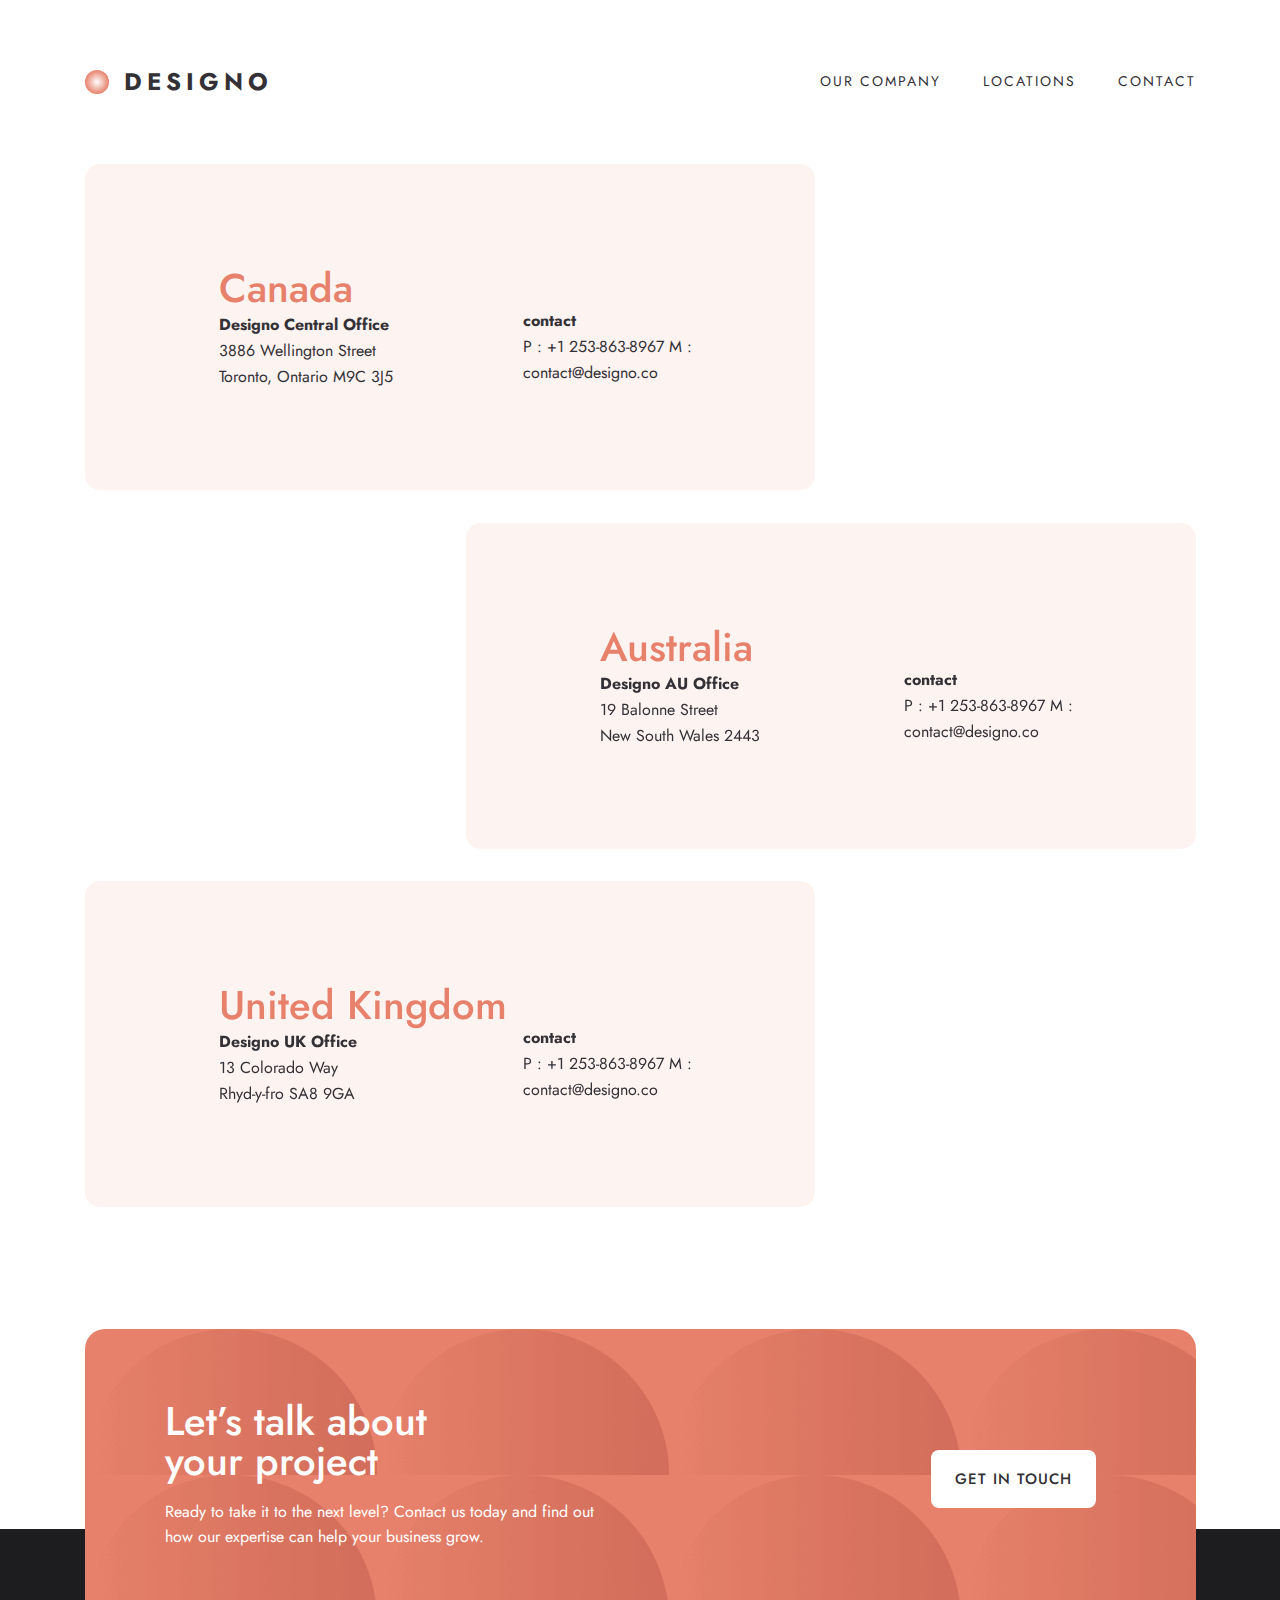
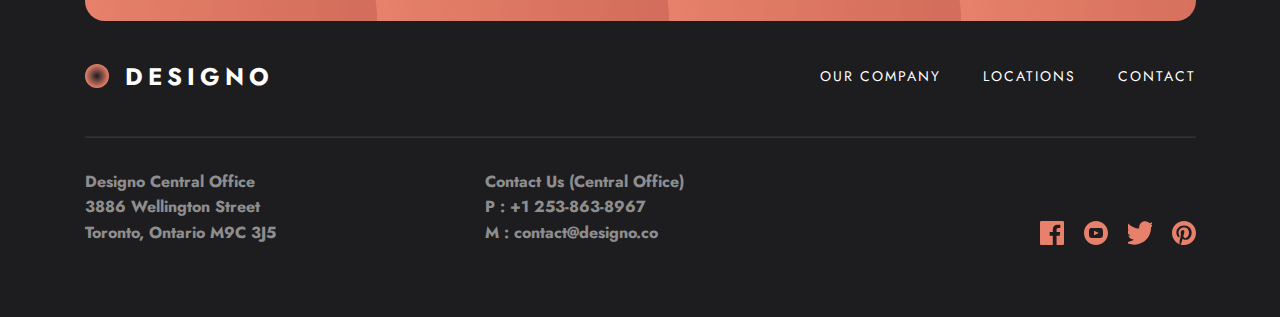
<file: index/locations.html>
<!DOCTYPE html>
<html lang="en">
  <head>
    <meta charset="UTF-8" />
    <meta name="viewport" content="width=device-width, initial-scale=1.0" />
    <title>locations</title>
    <link rel="stylesheet" href="../css/style.css" />
  </head>
  <body>
    <header class="header">
      <div class="header__container container">
        <div class="header__card">
          <img
            class="header__site-logo"
            src="../images/sitelogo.svg"
            alt="site-logo"
            width="24"
            height="24"
          />
          <a class="header__link-logo" href="../index.html">DESIGNO</a>
          <img
            class="header__burger"
            src="../images/burger.svg"
            alt="burger-pagaes"
            width="24"
            height="20"
          />
        </div>

        <nav class="header__nav">
          <ul class="nav__list">
            <li class="nav__item">
              <a class="nav__link" href="#">OUR COMPANY</a>
            </li>
            <li class="nav__item">
              <a class="nav__link" href="../index/locations.html">LOCATIONS</a>
            </li>
            <li class="nav__item">
              <a class="nav__link" href="../index/contact.html">CONTACT</a>
            </li>
          </ul>
        </nav>
      </div>
    </header>
    <main>
      <section class="locations">
        <div class="locations__container container">
          <div class="locations__card">
            <div class="locations__wrapper">
              <div class="locations__bg">
                <h2 class="locations__h2">Canada</h2>
                <span>Designo Central Office </span>
                <p class="locations__p">
                  3886 Wellington Street <br />
                  Toronto, Ontario M9C 3J5
                </p>
              </div>
              <div class="locations__bginfo">
                <div class="locations__p1">
                  <span>contact</span>
                  <p class="locations__p">
                    P : +1 253-863-8967 M : contact@designo.co
                  </p>
                </div>
              </div>
            </div>
            <div class="locations__maps">
              <iframe
                src="https://www.google.com/maps/embed?pb=!1m18!1m12!1m3!1d43006296.83500591!2d-135.59954898582328!3d48.86019263152044!2m3!1f0!2f0!3f0!3m2!1i1024!2i768!4f13.1!3m3!1m2!1s0x4b0d03d337cc6ad9%3A0x9968b72aa2438fa5!2z0JrQsNC90LDQtNCw!5e0!3m2!1sru!2s!4v1694294398809!5m2!1sru!2s"
                width="350"
                height="326"
                style="border: 0"
                allowfullscreen=""
                loading="lazy"
                referrerpolicy="no-referrer-when-downgrade"
              ></iframe>
            </div>
          </div>
          <div class="locations__card">
            <div class="locations__maps">
              <iframe
                src="https://www.google.com/maps/embed?pb=!1m18!1m12!1m3!1d61911643.382958785!2d87.26187882840281!3d-18.71835963162256!2m3!1f0!2f0!3f0!3m2!1i1024!2i768!4f13.1!3m3!1m2!1s0x2b2bfd076787c5df%3A0x538267a1955b1352!2z0JDQstGB0YLRgNCw0LvQuNGP!5e0!3m2!1sru!2s!4v1694294703899!5m2!1sru!2s"
                width="350"
                height="326"
                style="border: 0"
                allowfullscreen=""
                loading="lazy"
                referrerpolicy="no-referrer-when-downgrade"
              ></iframe>
            </div>
            <div class="locations__wrapper">
              <div class="locations__bg">
                <h2 class="locations__h2">Australia</h2>

                <span>Designo AU Office </span>
                <p class="locations__p">
                  19 Balonne Street <br />
                  New South Wales 2443
                </p>
              </div>
              <div class="bg__info3">
                <div class="locations__p2">
                  <span>contact</span>
                  <p class="locations__p">
                    P : +1 253-863-8967 M : contact@designo.co
                  </p>
                </div>
                <!-- <span>contact</span>
                <p class="locations__p">
                  P : (02) 6720 9092 M : contact@designo.au
                </p> -->
              </div>
            </div>
          </div>
          <div class="locations__card">
            <div class="locations__wrapper">
              <div class="locations__bg">
                <h2 class="locations__h2">United Kingdom</h2>
                <span>Designo UK Office </span>
                <p class="locations__p">
                  13 Colorado Way <br />
                  Rhyd-y-fro SA8 9GA
                </p>
              </div>
              <div class="locations__bginfo">
                <div class="locations__p1">
                  <span>contact</span>
                  <p class="locations__p">
                    P : +1 253-863-8967 M : contact@designo.co
                  </p>
                </div>
              </div>
            </div>
            <div class="locations__maps">
              <iframe
                src="https://www.google.com/maps/embed?pb=!1m18!1m12!1m3!1d43006296.83500591!2d-135.59954898582328!3d48.86019263152044!2m3!1f0!2f0!3f0!3m2!1i1024!2i768!4f13.1!3m3!1m2!1s0x4b0d03d337cc6ad9%3A0x9968b72aa2438fa5!2z0JrQsNC90LDQtNCw!5e0!3m2!1sru!2s!4v1694294398809!5m2!1sru!2s"
                width="350"
                height="326"
                style="border: 0"
                allowfullscreen=""
                loading="lazy"
                referrerpolicy="no-referrer-when-downgrade"
              ></iframe>
            </div>
          </div>
        </div>
      </section>
    </main>
    <footer class="footer">
      <div class="footer__container container">
        <div class="footer___wrapper">
          <div class="footer___wrapper2">
            <h2 class="footer__title">Let’s talk about your project</h2>
            <p class="footer__text">
              Ready to take it to the next level? Contact us today and find out
              how our expertise can help your business grow.
            </p>
          </div>
          <div class="footer__buttom">
            <a class="btn btn" href="../index/about.html">Get in touch</a>
          </div>
        </div>

        <div class="footer__menu">
          <div class="footer__wrapper-global">
            <div class="footer__logo-card">
              <img
                class="footer__img-logo"
                src="../images/footer_logo.svg"
                alt="footer_logo"
                width="24"
                height="24"
              />
              <a class="footer__logo-link" href="../index.html">DESIGNO</a>
            </div>
            <nav class="footer__nav">
              <ul class="footer__list">
                <li><a class="footer__link-pages" href="#">OUR COMPANY</a></li>
                <li>
                  <a class="footer__link-pages" href="../index/locations.html"
                    >LOCATIONS</a
                  >
                </li>
                <li>
                  <a class="footer__link-pages" href="../index/contact.html"
                    >CONTACT</a
                  >
                </li>
              </ul>
            </nav>
          </div>
          <hr />
          <div class="footer__info">
            <p class="footer__into-text">
              Designo Central Office <br />
              3886 Wellington Street <br />
              Toronto, Ontario M9C 3J5
            </p>
            <p class="footer__info-text2">
              Contact Us (Central Office) <br />P : +1 253-863-8967 <br />
              M : contact@designo.co
            </p>
            <div class="footer__web-site">
              <a class="footer__buttom2" href=""
                ><img
                  class="footer__website-img"
                  src="../images/facebook.svg"
                  alt="facebook"
                  width="24"
                  height="24"
              /></a>
              <a class="footer__buttom2" href=""
                ><img
                  class="footer__website-img"
                  src="../images/youtube.svg"
                  alt="youtube"
                  width="24"
                  height="24"
              /></a>
              <a class="footer__buttom2" href=""
                ><img
                  class="footer__website-img"
                  src="../images/twitter.svg"
                  alt="twitter"
                  width="24"
                  height="24"
              /></a>
              <a class="footer__buttom2" href=""
                ><img
                  class="footer__website-img"
                  src="../images/coco.svg"
                  alt="foto"
                  width="24"
                  height="24"
              /></a>
            </div>
          </div>
        </div>
      </div>
    </footer>
  </body>
</html>
</file>
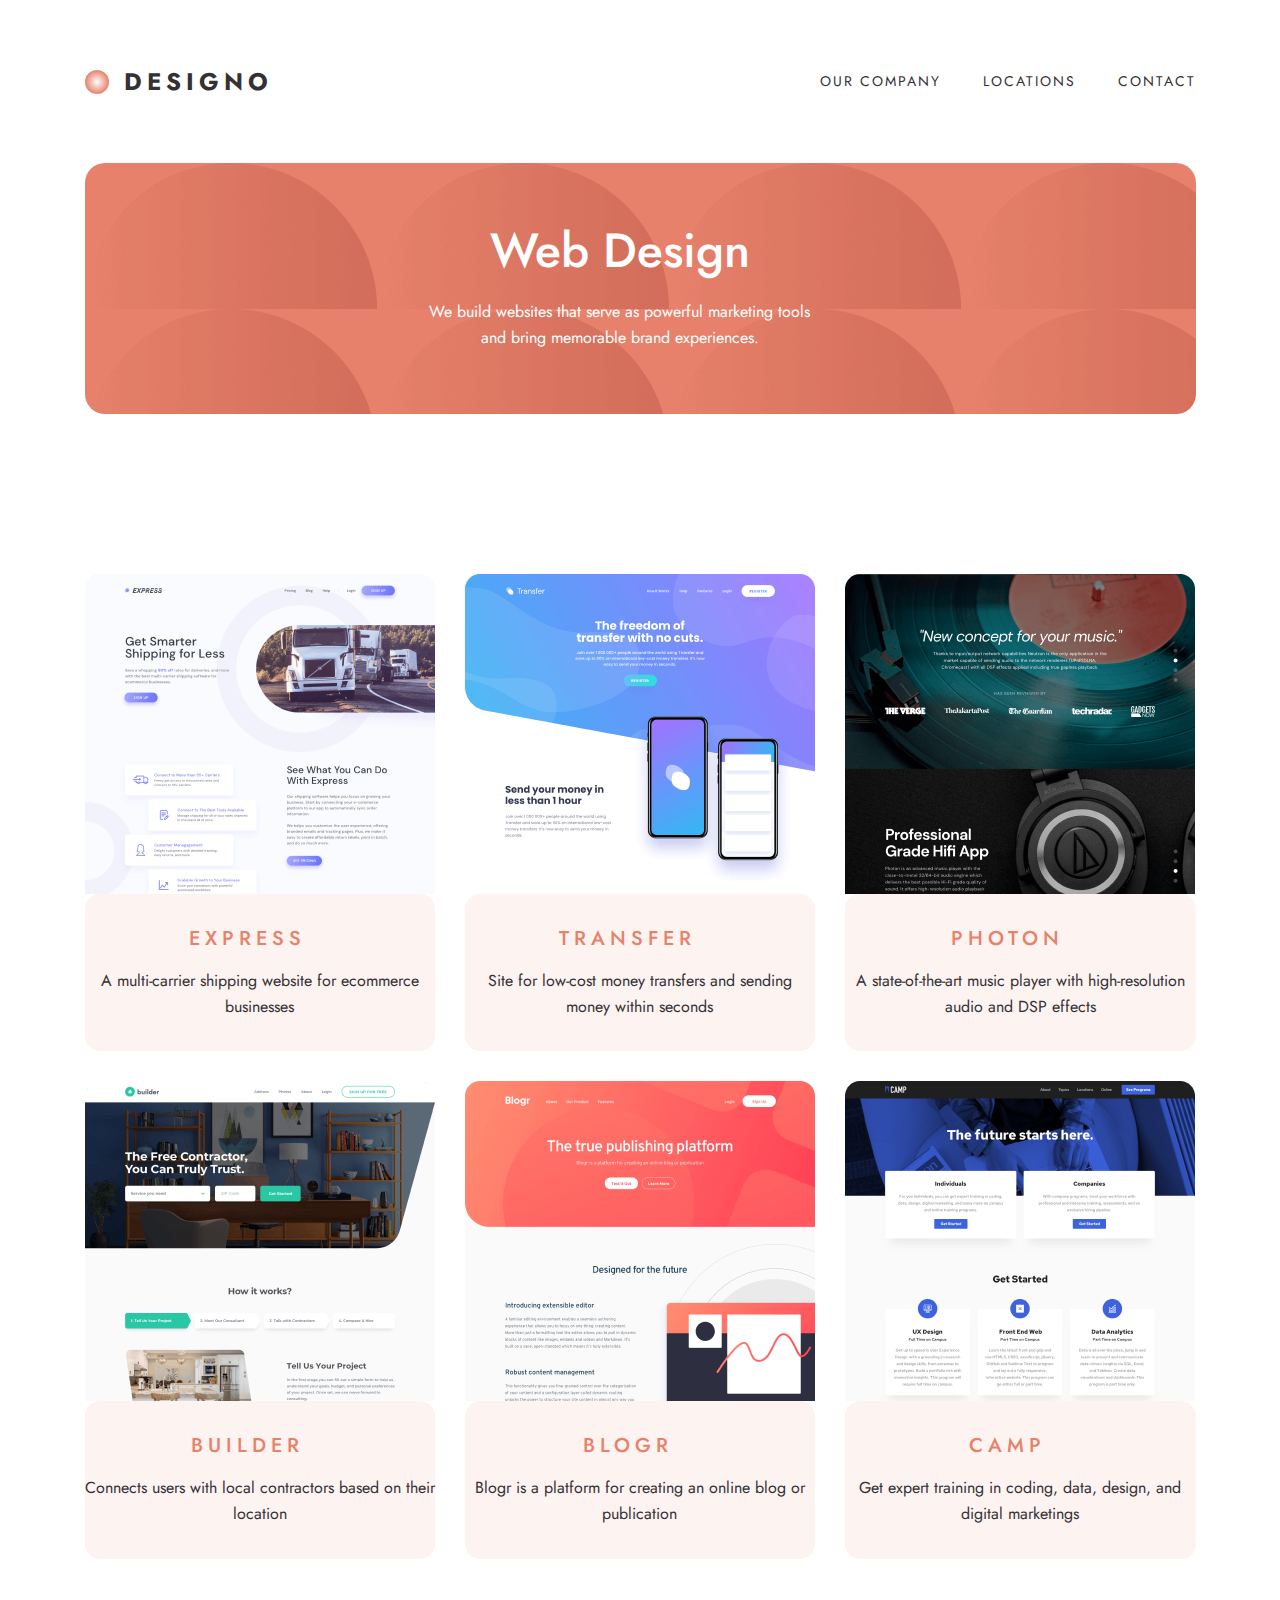
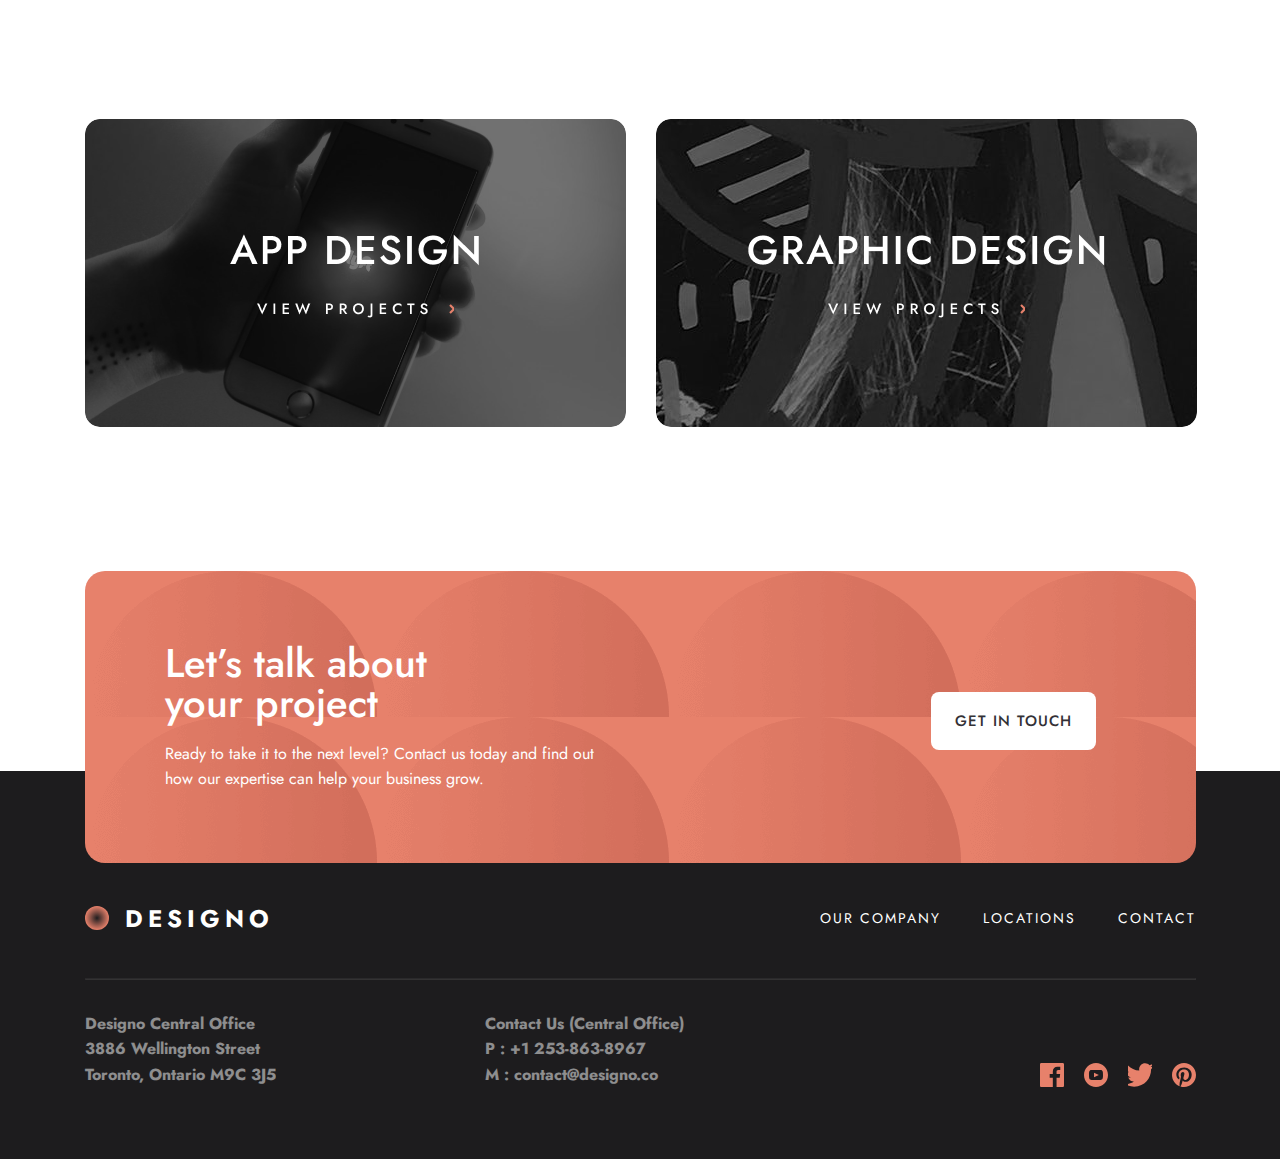
<file: index/web-design.html>
<!DOCTYPE html>
<html lang="en">
  <head>
    <meta charset="UTF-8" />
    <meta name="viewport" content="width=device-width, initial-scale=1.0" />
    <title>web-design</title>
    <link rel="stylesheet" href="../css/style.css" />
  </head>
  <body>
    <header class="header">
      <div class="header__container container">
        <div class="header__card">
          <img
            class="header__site-logo"
            src="../images/sitelogo.svg"
            alt="site-logo"
            width="24"
            height="24"
          />
          <a class="header__link-logo" href="../index.html">DESIGNO</a>
          <img
            class="header__burger"
            src="../images/burger.svg"
            alt="burger-pagaes"
            width="24"
            height="20"
          />
        </div>

        <nav class="header__nav">
          <ul class="nav__list">
            <li class="nav__item">
              <a class="nav__link" href="#">OUR COMPANY</a>
            </li>
            <li class="nav__item">
              <a class="nav__link" href="../index/locations.html">LOCATIONS</a>
            </li>
            <li class="nav__item">
              <a class="nav__link" href="../index/contact.html">CONTACT</a>
            </li>
          </ul>
        </nav>
      </div>
    </header>
    <main>
      <section class="hero1">
        <div class="hero1__container container">
          <div class="hero1___wrapper">
            <div class="hero1___wrapper2">
              <h2 class="hero1__title">Web Design</h2>
              <p class="hero1__text">
                We build websites that serve as powerful marketing tools <br />
                and bring memorable brand experiences.
              </p>
            </div>
          </div>
        </div>
      </section>
      <section class="cards">
        <div class="cards__container container">
          <div class="cards__global">
            <div class="cards__info">
              <img
                src="../images/Express - Desktop1.png"
                alt="foto"
                width="350"
                height="320"
              />
              <ul class="cards__list">
                <li class="cards__item"><p class="cards__title">EXPRESS</p></li>
                <li class="cards__item">
                  <p class="cards__text">
                    A multi-carrier shipping website for ecommerce businesses
                  </p>
                </li>
              </ul>
            </div>
            <div class="cards__info">
              <img
                src="../images/Express - Desktop22.png"
                alt="foto"
                width="350"
                height="320"
              />
              <ul class="cards__list">
                <li class="cards__item">
                  <p class="cards__title">TRANSFER</p>
                </li>
                <li class="cards__item">
                  <p class="cards__text">
                    Site for low-cost money transfers and sending money within
                    seconds
                  </p>
                </li>
              </ul>
            </div>
            <div class="cards__info">
              <img
                src="../images/Express - Desktop33.png"
                alt="foto"
                width="350"
                height="320"
              />
              <ul class="cards__list">
                <li class="cards__item">
                  <p class="cards__title">PHOTON</p>
                </li>
                <li class="cards__item">
                  <p class="cards__text">
                    A state-of-the-art music player with high-resolution audio
                    and DSP effects
                  </p>
                </li>
              </ul>
            </div>
          </div>
          <div class="cards__global1">
            <div class="cards__info">
              <img
                src="../images/Express - Desktop4.png"
                alt="foto"
                width="350"
                height="320"
              />
              <ul class="cards__list">
                <li class="cards__item"><p class="cards__title">BUILDER</p></li>
                <li class="cards__item">
                  <p class="cards__text">
                    Connects users with local contractors based on their
                    location
                  </p>
                </li>
              </ul>
            </div>
            <div class="cards__info">
              <img
                src="../images/Express - Desktop5.png"
                alt="foto"
                width="350"
                height="320"
              />
              <ul class="cards__list">
                <li class="cards__item">
                  <p class="cards__title">BLOGR</p>
                </li>
                <li class="cards__item">
                  <p class="cards__text">
                    Blogr is a platform for creating an online blog or
                    publication
                  </p>
                </li>
              </ul>
            </div>
            <div class="cards__info">
              <img
                src="../images/Express - Desktop6.png"
                alt="foto"
                width="350"
                height="320"
              />
              <ul class="cards__list">
                <li class="cards__item">
                  <p class="cards__title">CAMP</p>
                </li>
                <li class="cards__item">
                  <p class="cards__text">
                    Get expert training in coding, data, design, and digital
                    marketings
                  </p>
                </li>
              </ul>
            </div>
          </div>
        </div>
      </section>
      <section class="features1">
        <div class="features1__container container">
          <div class="features1__card2">
            <a href="../index/app-design.html">
              <img
                class="features__img"
                src="../images/telefon11.png"
                alt="foto"
                width="541"
                height="308"
              />
            </a>
            <a href="../index/grapic-design.html">
              <img
                class="features__img"
                src="../images/Group 18 Copy.png"
                alt="foto"
                width="541"
                height="308"
              />
            </a>
          </div>
        </div>
      </section>
    </main>
    <footer class="footer">
      <div class="footer__container container">
        <div class="footer___wrapper">
          <div class="footer___wrapper2">
            <h2 class="footer__title">Let’s talk about your project</h2>
            <p class="footer__text">
              Ready to take it to the next level? Contact us today and find out
              how our expertise can help your business grow.
            </p>
          </div>
          <div class="footer__buttom">
            <a class="btn btn" href="../index/about.html">Get in touch</a>
          </div>
        </div>

        <div class="footer__menu">
          <div class="footer__wrapper-global">
            <div class="footer__logo-card">
              <img
                class="footer__img-logo"
                src="../images/footer_logo.svg"
                alt="footer_logo"
                width="24"
                height="24"
              />
              <a class="footer__logo-link" href="../index.html">DESIGNO</a>
            </div>
            <nav class="footer__nav">
              <ul class="footer__list">
                <li><a class="footer__link-pages" href="#">OUR COMPANY</a></li>
                <li>
                  <a class="footer__link-pages" href="../index/locations.html"
                    >LOCATIONS</a
                  >
                </li>
                <li>
                  <a class="footer__link-pages" href="../index/contact.html"
                    >CONTACT</a
                  >
                </li>
              </ul>
            </nav>
          </div>
          <hr />
          <div class="footer__info">
            <p class="footer__into-text">
              Designo Central Office <br />
              3886 Wellington Street <br />
              Toronto, Ontario M9C 3J5
            </p>
            <p class="footer__info-text2">
              Contact Us (Central Office) <br />P : +1 253-863-8967 <br />
              M : contact@designo.co
            </p>
            <div class="footer__web-site">
              <a class="footer__buttom2" href=""
                ><img
                  class="footer__website-img"
                  src="../images/facebook.svg"
                  alt="facebook"
                  width="24"
                  height="24"
              /></a>
              <a class="footer__buttom2" href=""
                ><img
                  class="footer__website-img"
                  src="../images/youtube.svg"
                  alt="youtube"
                  width="24"
                  height="24"
              /></a>
              <a class="footer__buttom2" href=""
                ><img
                  class="footer__website-img"
                  src="../images/twitter.svg"
                  alt="twitter"
                  width="24"
                  height="24"
              /></a>
              <a class="footer__buttom2" href=""
                ><img
                  class="footer__website-img"
                  src="../images/coco.svg"
                  alt="foto"
                  width="24"
                  height="24"
              /></a>
            </div>
          </div>
        </div>
      </div>
    </footer>
  </body>
</html>
</file>
<file: css/style.css>
*,
*::after,
*::before {
  margin: 0;
  padding: 0;
  box-sizing: border-box;
}

html {
  scroll-behavior: smooth;
  font-size: 62.5%;
  height: 100%;
}

img {
  display: flex;
  -o-object-fit: cover;
     object-fit: cover; /* contain */
}

a {
  text-decoration: none;
  display: inline-block;
}

ul,
ol {
  list-style: none;
}

h1,
h2,
h3,
h4,
h5,
h6 {
  margin: 0;
}

body {
  display: flex;
  flex-direction: column;
  height: 100%;
}

.container {
  width: 100%;
  max-width: 1211px;
  margin-left: auto;
  margin-right: auto;
  padding-left: 5rem;
  padding-right: 5rem;
}

/* jost-regular - latin */
@font-face {
  font-display: swap; /* Check https://developer.mozilla.org/en-US/docs/Web/CSS/@font-face/font-display for other options. */
  font-family: "Jost";
  font-style: normal;
  font-weight: 400;
  src: url("../fonts/jost-v14-latin-regular.woff2") format("woff2"); /* Chrome 36+, Opera 23+, Firefox 39+, Safari 12+, iOS 10+ */
}
/* jost-italic - latin */
@font-face {
  font-display: swap; /* Check https://developer.mozilla.org/en-US/docs/Web/CSS/@font-face/font-display for other options. */
  font-family: "Jost";
  font-style: italic;
  font-weight: 400;
  src: url("../fonts/jost-v14-latin-italic.woff2") format("woff2"); /* Chrome 36+, Opera 23+, Firefox 39+, Safari 12+, iOS 10+ */
}
/* jost-500 - latin */
@font-face {
  font-display: swap; /* Check https://developer.mozilla.org/en-US/docs/Web/CSS/@font-face/font-display for other options. */
  font-family: "Jost";
  font-style: normal;
  font-weight: 500;
  src: url("../fonts/jost-v14-latin-500.woff2") format("woff2"); /* Chrome 36+, Opera 23+, Firefox 39+, Safari 12+, iOS 10+ */
}
/* jost-700 - latin */
@font-face {
  font-display: swap; /* Check https://developer.mozilla.org/en-US/docs/Web/CSS/@font-face/font-display for other options. */
  font-family: "Jost";
  font-style: normal;
  font-weight: 700;
  src: url("../fonts/jost-v14-latin-700.woff2") format("woff2"); /* Chrome 36+, Opera 23+, Firefox 39+, Safari 12+, iOS 10+ */
}
.btn {
  border-radius: 8px;
  color: #333136;
  font-family: Jost;
  font-size: 1.5rem;
  font-style: normal;
  font-weight: 500;
  line-height: normal;
  letter-spacing: 1px;
  text-transform: uppercase;
  padding: 1.8rem 2.4rem;
  transition: 1s;
  background-color: #ffffff;
}

.btn:hover {
  background-color: #ffad9b;
}

.btn2 {
  color: #ffffff;
  font-family: Jost;
  font-size: 1.5rem;
  font-style: normal;
  font-weight: 500;
  line-height: normal;
  letter-spacing: 1px;
  text-transform: uppercase;
  border-radius: 8px;
  background: #e7816b;
  padding: 1.8rem 2.4rem;
  transition: 1s;
}

.btn2:hover {
  background-color: #ffad9b;
}

.btn3 {
  border-radius: 8px;
  color: #333136;
  font-family: Jost;
  font-size: 1.5rem;
  font-style: normal;
  font-weight: 500;
  line-height: normal;
  letter-spacing: 1px;
  text-transform: uppercase;
  padding: 1.8rem 2.4rem;
  transition: 1s;
  background-color: #ffffff;
}

.btn3:hover {
  background-color: #ffad9b;
}

.btn4 {
  border-radius: 8px;
  color: #333136;
  font-family: Jost;
  font-size: 1.5rem;
  font-style: normal;
  font-weight: 500;
  line-height: normal;
  letter-spacing: 1px;
  text-transform: uppercase;
  padding: 1.8rem 2.4rem;
  transition: 1s;
  background-color: #ffffff;
  align-self: flex-start;
}

.btn4:hover {
  background-color: #ffad9b;
}

.footer {
  background-color: #1d1c1e;
}

.footer___wrapper {
  background-color: #e7816b;
  height: 29.2rem;
  border-radius: 20px;
  margin-top: -20rem;
}

.footer___wrapper {
  background-image: url("../images/oval-mask.png");
}

.footer___wrapper2 {
  padding-top: 7.2rem;
  margin-left: 8rem;
}

.footer__title {
  width: 268px;
  height: 98px;
  flex-shrink: 0;
  color: #ffffff;
  font-family: Jost;
  font-size: 4rem;
  font-style: normal;
  font-weight: 500;
  line-height: 1;
}

.footer__text {
  width: 45rem;
  color: #ffffff;
  font-family: Jost;
  font-size: 1.6rem;
  font-style: normal;
  font-weight: 400;
  line-height: 1.6;
}

.footer__buttom {
  position: relative;
}

.btn {
  position: absolute;
  right: 10rem;
  top: -10rem;
}

.footer__menu {
  padding-top: 3.8rem;
}

.footer__logo-card {
  display: flex;
  align-items: center;
  gap: 1.6rem;
  margin-right: auto;
}

.footer__logo-link {
  color: #ffffff;
  font-family: Jost;
  font-size: 2.4rem;
  font-style: normal;
  font-weight: 700;
  line-height: normal;
  letter-spacing: 5px;
}

.footer__nav {
  display: flex;
}

.footer__list {
  display: flex;
  gap: 4.2rem;
}

.footer__info {
  margin-bottom: 7.2rem;
  display: flex;
  align-items: center;
  gap: 5rem;
}

.footer__into-text {
  opacity: 0.5;
  width: 35rem;
  color: #fff;
  font-family: Jost;
  font-size: 1.6rem;
  font-style: normal;
  font-weight: 700;
  line-height: 1.6;
}

.footer__info-text2 {
  opacity: 0.5;
  width: 35rem;
  color: #fff;
  font-family: Jost;
  font-size: 1.6rem;
  font-style: normal;
  font-weight: 700;
  line-height: 1.6;
}

.footer__wrapper-global {
  display: flex;
  align-items: center;
}

.footer__web-site {
  display: flex;
  gap: 2rem;
  margin-left: auto;
  margin-top: auto;
}

.footer__website-img:hover {
  color: #fff;
}

.footer__link-pages {
  color: #ffffff;
  font-family: Jost;
  font-size: 1.4rem;
  font-style: normal;
  font-weight: 400;
  line-height: 1;
  letter-spacing: 2px;
}

.footer__link-pages:hover {
  color: #ffad9b;
  text-decoration: underline;
}

hr {
  margin-top: 4.2rem;
  margin-bottom: 3.1rem;
  opacity: 0.1;
}

@media screen and (max-width: 768px) {
  .footer__container {
    width: 100%;
    max-width: 768px;
    margin: 0;
  }
  .footer___wrapper {
    padding: 5.8rem 17.8rem;
    height: 350px;
  }
  .footer___wrapper2 {
    flex-direction: column;
    padding: 0;
    margin: 0;
    text-align: center;
  }
  .btn {
    position: absolute;
    position: absolute;
    right: 8rem;
    top: 2rem;
  }
}
@media screen and (max-width: 375px) {
  *,
  *::after,
  *::before {
    margin: 0;
    padding: 0;
  }
  .footer {
    margin: 0;
    padding: 0;
  }
  .footer__container {
    display: flex;
    flex-direction: column;
    margin: 0;
    padding: 0;
  }
  .footer___wrapper {
    width: 327px;
    height: 379px;
    flex-shrink: 0;
    padding: 0;
    margin-top: -20rem;
    margin-left: 2rem;
    display: flex;
    flex-direction: column;
  }
  .footer___wrapper2 {
    text-align: center;
    padding-top: 6.4rem;
  }
  .footer__title {
    width: 279px;
    height: 82px;
    flex-shrink: 0;
    color: #fff;
    text-align: center;
    font-family: Jost;
    font-size: 3.2rem;
    font-style: normal;
    font-weight: 500;
    line-height: 1.12;
    padding-right: 2.4rem;
    padding-left: 2.4rem;
    text-align: center;
    margin: 0;
  }
  .footer__text {
    color: #fff;
    text-align: center;
    font-family: Jost;
    font-size: 1.5rem;
    font-style: normal;
    font-weight: 400;
    line-height: 1.66;
    width: 27.9rem;
    padding-right: 2.4rem;
    padding-right: 2.4rem;
    padding-top: 1rem;
    padding-bottom: 3.2rem;
    text-align: center;
  }
  .btn {
    margin: 0;
  }
  hr {
    margin-top: -19.8rem;
  }
  .footer__menu {
    padding: 0;
  }
  .footer__info {
    margin-top: 190px;
  }
  .footer__menu {
    margin: 0;
    display: flex;
    flex-direction: column;
    height: 800px;
  }
  .footer__wrapper-global {
    display: flex;
    flex-direction: column;
  }
  .footer__logo-card {
    display: flex;
    padding-top: 6.4rem;
    margin: 0;
  }
  .footer__nav {
    display: flex;
    flex-direction: column;
    text-align: center;
    margin-top: 10rem;
  }
  .footer__list {
    display: flex;
    flex-direction: column;
  }
  .footer__info {
    display: flex;
    flex-direction: column;
    text-align: center;
  }
  .footer__web-site {
    display: flex;
    align-items: center;
    margin: auto;
  }
  .footer__logo-card {
    display: flex;
  }
}
main {
  flex-grow: 1;
}

.hero__container {
  background-color: #e7816b;
  width: 1111px;
  border-radius: 1.5rem;
  padding-top: 14.5rem;
  padding-bottom: 14.5rem;
  padding-left: 10.5rem;
}

.hero__title {
  width: 54rem;
  height: 16.5rem;
  flex-shrink: 0;
  color: #ffffff;
  font-family: Jost;
  font-size: 4.8rem;
  font-style: normal;
  font-weight: 500;
  line-height: 1;
}

.hero__text {
  width: 44.5rem;
  color: #ffffff;
  font-family: Jost;
  font-size: 1.6rem;
  font-style: normal;
  font-weight: 400;
  line-height: 1.6;
  padding-bottom: 4rem;
  margin-top: 1.1rem;
}

.hero__oval-img {
  position: absolute;
  right: -4rem;
  top: -49rem;
  border: radius 50%;
  opacity: 0.8;
}

.hero__img-card {
  position: relative;
}

.hero__div-card2 {
  position: relative;
}

.hero__phone {
  position: absolute;
  right: 4rem;
  top: -42.8rem;
}

@media screen and (max-width: 768px) {
  .hero__container {
    padding-top: 6rem;
    padding-bottom: 12rem;
    width: 100%;
    max-width: 695px;
    height: 1077px;
    flex-direction: column;
  }
  .hero__wrapper {
    flex-direction: column;
  }
  .hero__phone {
    position: absolute;
    right: 10rem;
    top: -0.8rem;
  }
  .hero__oval-img {
    top: -45rem;
  }
  .hero__title {
    text-align: center;
  }
  .hero__text {
    text-align: center;
    margin-top: -8px;
    margin-left: 6rem;
  }
  .btn3 {
    margin-top: -2rem;
    margin-left: 20rem;
    margin-bottom: 7.5rem;
  }
}
@media screen and (max-width: 375px) {
  .hero__container {
    width: 100%;
    max-width: 450px;
    height: 1051px;
    padding-top: 8rem;
    padding-bottom: 12rem;
  }
  .hero__title {
    width: 327px;
    height: 118px;
    flex-shrink: 0;
    text-align: center;
    font-family: Jost;
    font-size: 3.2rem;
    font-style: normal;
    font-weight: 500;
    line-height: 1.12;
    margin-right: 10rem;
    text-align: center;
    margin-left: -8.8rem;
    padding-bottom: 1.4rem;
  }
  .hero__text {
    width: 327px;
    text-align: center;
    font-family: Jost;
    font-size: 1.5rem;
    font-style: normal;
    font-weight: 400;
    line-height: 1.66;
    text-align: center;
    margin-left: -9rem;
  }
  .hero__phone {
    position: absolute;
    position: absolute;
    right: -2rem;
    top: -0.8rem;
  }
  .btn3 {
    margin-left: 0;
  }
}
.features__container {
  display: flex;
  gap: 3rem;
  padding-top: 16rem;
}

.features__card {
  display: flex;
}

.features__img {
  margin-bottom: 2.4rem;
}

.features__img {
  border-radius: 1.5rem;
}

@media screen and (max-width: 375px) {
  .features__container {
    width: 100%;
    max-width: 375px;
    padding-right: 2.4rem;
    padding-left: 1.4rem;
    padding-bottom: 12rem;
    display: flex;
    flex-direction: column;
  }
  .features__card {
    display: flex;
    flex-direction: column;
  }
  .features__img {
    width: 100%;
    max-width: 327px;
    height: 250px;
    flex-shrink: 0;
    border-radius: 1.5rem;
  }
  .features__img {
    width: 100%;
    max-width: 327px;
    height: 250px;
    flex-shrink: 0;
    border-radius: 1.5rem;
  }
}
@media screen and (max-width: 768px) {
  .features__container {
    display: flex;
    flex-direction: column;
    width: 100%;
    max-width: 804px;
    padding-bottom: 16rem;
  }
  .features__card {
    flex-direction: column;
  }
  .features__img {
    width: 68.9rem;
    height: 20rem;
    border-radius: 1.5rem;
  }
  .features__img {
    width: 68.9rem;
    height: 20rem;
    border-radius: 1.5rem;
  }
}
.card {
  background: #f1f3f5;
}

.card__container {
  padding-top: 16rem;
  padding-bottom: 32.3rem;
  display: flex;
  align-items: center;
  gap: 3rem;
}

.card__title {
  width: 35rem;
  color: #333136;
  text-align: center;
  font-family: Jost;
  font-size: 2rem;
  font-style: normal;
  font-weight: 500;
  line-height: 1.3;
  letter-spacing: 5px;
  margin-top: 4.8rem;
}

.card__text {
  width: 35rem;
  color: #333136;
  text-align: center;
  font-family: Jost;
  font-size: 1.6rem;
  font-style: normal;
  font-weight: 400;
  line-height: 1.6;
  margin-top: 3.2rem;
}

.card__img {
  margin-left: 8rem;
  border-radius: 50%;
}

@media screen and (max-width: 375px) {
  .card__container {
    width: 100%;
    max-width: 375px;
    display: flex;
    flex-direction: column;
    margin-bottom: 12rem;
  }
  .card__wrapper {
    flex-direction: column;
    align-items: center;
  }
  .card__title {
    text-align: center;
    width: 100%;
    max-width: 35rem;
  }
  .card__text {
    text-align: center;
    width: 100%;
    max-width: 35rem;
  }
}
@media screen and (max-width: 768px) {
  .card__container {
    width: 100%;
    flex-direction: column;
    max-width: 768px;
  }
  .card__wrapper {
    display: flex;
    gap: 3.8rem;
    margin: 0;
  }
  .card__title {
    width: 43.9rem;
  }
  .card__text {
    width: 43.9rem;
  }
  .card__img {
    margin-left: 0;
    margin-top: 4rem;
  }
}
.header__container {
  padding-top: 6.4rem;
  padding-bottom: 6.4rem;
  display: flex;
  align-items: center;
}

.header__card {
  display: flex;
  align-items: center;
  gap: 1.5rem;
  margin-right: auto;
}

.header__burger {
  display: none;
}

.header__link-logo {
  color: #333136;
  font-family: Jost;
  font-size: 2.4rem;
  font-style: normal;
  font-weight: 700;
  line-height: normal;
  letter-spacing: 5px;
}

.header__link-logo:hover {
  opacity: 0.8;
}

.nav__list {
  display: flex;
  gap: 4.2rem;
  align-items: center;
}

.nav__link {
  color: #333136;
  font-family: Jost;
  font-size: 1.4rem;
  font-style: normal;
  font-weight: 400;
  line-height: 1;
  letter-spacing: 2px;
  transition: 0.4s;
}

.nav__link:hover {
  color: #ffad9b;
  text-decoration: underline;
}

@media screen and (max-width: 375px) {
  .header__container {
    width: 100%;
    max-width: 375px;
    padding-bottom: 3.4rem;
  }
  .header__burger {
    display: block;
  }
  .nav__item {
    display: none;
  }
  .header__link-logo {
    margin-right: 5rem;
  }
}
@media screen and (max-width: 672px) {
  .nav__list {
    display: flex;
    gap: 1.5rem;
    margin: auto;
  }
}
@media screen and (max-width: 606px) {
  .header__container {
    flex-direction: column;
  }
  .header__card {
    padding-bottom: 2rem;
  }
  .nav__list {
    display: flex;
    gap: 1rem;
    margin: auto;
  }
}
@media screen and (max-width: 427px) {
  .header__card {
    padding-bottom: 2rem;
  }
  .nav__list {
    flex-direction: column;
    margin-bottom: 2rem;
  }
}
.hero2__container {
  width: 1111px;
  background-color: #e7816b;
  border-radius: 15px;
}

.hero2__wrapper {
  display: flex;
}

.hero2__title {
  width: 54rem;
  color: #ffffff;
  font-family: Jost;
  font-size: 4.8rem;
  font-style: normal;
  font-weight: 500;
  line-height: 1;
  padding-bottom: 3.2rem;
}

.hero2__text {
  width: 45.8rem;
  color: #ffffff;
  font-family: Jost;
  font-size: 1.6rem;
  font-style: normal;
  font-weight: 400;
  line-height: 1.6;
}

.hero2__img-card {
  border-radius: 1.5rem;
  margin-left: 4.5rem;
}

.hero2__card {
  padding-top: 13.5rem;
  padding-bottom: 13.5rem;
}

.hero2__oval-img {
  border-radius: 1.5rem;
}

.hero2__card3 {
  position: relative;
}

.hero__oval3 {
  position: absolute;
  left: -111rem;
}

@media screen and (max-width: 375px) {
  .hero2__container {
    width: 100%;
    max-width: 375px;
    height: 850px;
    background-image: url("../images/Bitmap.jpg");
    background-repeat: no-repeat;
    background-position: center bottom 187px;
    margin: auto;
    display: flex;
    flex-direction: column;
    margin-top: -3rem;
  }
  .hero2__img-card {
    display: none;
  }
  .hero__oval3 {
    display: none;
  }
  .hero2__card {
    display: flex;
    align-items: center;
    justify-content: center;
    flex-direction: column;
    text-align: center;
    margin-left: -12rem;
    display: inline-block;
  }
  .hero2__title {
    width: 327px;
    color: #fff;
    text-align: center;
    font-family: Jost;
    font-size: 15px;
    font-style: normal;
    font-weight: 400;
    line-height: 1.666;
  }
  .hero2__text {
    width: 100%;
    max-width: 327px;
    color: #fff;
    text-align: center;
    font-family: Jost;
    font-size: 1.5;
    font-style: normal;
    font-weight: 400;
    line-height: 1.66;
    text-align: center;
  }
}
@media screen and (max-width: 768px) {
  .hero2__container {
    background-image: url("../images/Group33333333.jpg");
    background-repeat: no-repeat;
    background-position: center bottom 344px;
    width: 100%;
    max-width: 680px;
    padding: 0;
    height: 800px;
  }
  .hero2__img-card {
    display: none;
  }
  .hero__oval3 {
    display: none;
  }
  .hero2__card {
    display: flex;
    flex-direction: column;
    text-align: center;
    margin-top: 55rem;
    padding: 0;
  }
  .hero2__title {
    width: 57.3rem;
    padding-bottom: 3.2rem;
    margin: 0;
  }
  .hero2__text {
    width: 57.3rem;
    text-align: center;
    padding-left: 1.4rem;
    margin-left: 4rem;
  }
}
.info__container {
  margin-top: 16rem;
  margin-bottom: 16rem;
  border-radius: 15px;
  background: #fdf3f0;
  width: 1111px;
  display: flex;
  gap: 9.4rem;
  height: 64rem;
}

.info__foto {
  margin-left: -5rem;
}

.info__title {
  padding-top: 15.4rem;
  padding-bottom: 15.4rem;
}

.info__text {
  width: 44.5rem;
  color: #e7816b;
  font-family: Jost;
  font-size: 4rem;
  font-style: normal;
  font-weight: 500;
  line-height: 1.2;
  padding-bottom: 2.4rem;
}

.info__poragraf {
  width: 44.5rem;
  color: #333136;
  font-family: Jost;
  font-size: 1.6rem;
  font-style: normal;
  font-weight: 400;
  line-height: 1.6;
}

@media screen and (max-width: 375px) {
  .info__container {
    width: 100%;
    max-width: 375px;
  }
  .info__text {
    color: #e7816b;
    text-align: center;
    font-family: Jost;
    font-size: 32px;
    font-style: normal;
    font-weight: 500;
    line-height: 1.12;
    width: 100%;
    max-width: 327px;
  }
  .info__poragraf {
    color: #333136;
    text-align: center;
    font-family: Jost;
    font-size: 15px;
    font-style: normal;
    font-weight: 400;
    line-height: 1.66;
    width: 100%;
    max-width: 327px;
  }
  .info__title {
    text-align: center;
    display: flex;
    align-items: center;
    justify-content: center;
    flex-direction: column;
  }
}
@media screen and (max-width: 768px) {
  .info__container {
    width: 100%;
    max-width: 695px;
    background-image: url("../images/Groupgirl.jpg");
    background-repeat: no-repeat;
    background-position: top 345px;
    display: flex;
    flex-direction: column;
    padding-bottom: 12rem;
    height: 800px;
  }
  .info__foto {
    display: none;
  }
  .info__title {
    padding-top: 39rem;
    text-align: center;
    margin: 0;
  }
  .info__text {
    width: 57.6rem;
    text-align: center;
  }
  .info__poragraf {
    width: 57.6rem;
    text-align: center;
    margin: 0;
  }
}
.see-location__container {
  margin-bottom: 17.6rem;
}

.see-location__card {
  display: flex;
  align-items: center;
  justify-content: space-around;
  gap: 10rem;
  margin-left: 10rem;
}

.see-location__wrapper {
  text-align: center;
}

.see-location__info {
  color: #333136;
  text-align: center;
  font-family: Jost;
  font-size: 2rem;
  font-style: normal;
  font-weight: 500;
  line-height: 1.3;
  letter-spacing: 5px;
  text-align: center;
  padding-top: 4.8rem;
}

.btn2 {
  margin-top: 3.2rem;
}

@media screen and (max-width: 768px) {
  .see-location__container {
    width: 100%;
    max-width: 768px;
    margin: 0;
    padding-bottom: 12rem;
  }
  .see-location__card {
    display: flex;
    flex-direction: column;
    margin: 0;
  }
  .see-location__wrapper {
    margin: 0;
  }
}
.info2__container {
  border-radius: 15px;
  background: #fdf3f0;
  width: 1111px;
  display: flex;
  margin-bottom: 32rem;
}

.info2__title {
  padding-top: 15.4rem;
  padding-bottom: 13rem;
}

.info2__text {
  width: 44.5rem;
  color: #e7816b;
  font-family: Jost;
  font-size: 4rem;
  font-style: normal;
  font-weight: 500;
  line-height: 1.2;
  padding-bottom: 2.4rem;
}

.info2__poragraf {
  color: #333136;
  font-family: Jost;
  font-size: 16px;
  font-style: normal;
  font-weight: 400;
  line-height: 26px; /* 162.5% */
}

.info2__foto {
  margin-left: 14rem;
}

@media screen and (max-width: 375px) {
  .info2__container {
    width: 100%;
    max-width: 375px;
    padding: 0;
  }
  .info2__text {
    color: #e7816b;
    text-align: center;
    font-family: Jost;
    font-size: 32px;
    font-style: normal;
    font-weight: 500;
    line-height: 1.12;
    width: 100%;
    max-width: 327px;
  }
  .info2__poragraf {
    color: #333136;
    text-align: center;
    font-family: Jost;
    font-size: 15px;
    font-style: normal;
    font-weight: 400;
    line-height: 1.66;
    width: 100%;
    max-width: 327px;
  }
  .info2__title {
    text-align: center;
    display: flex;
    align-items: center;
    margin-left: 2rem;
    flex-direction: column;
  }
}
@media screen and (max-width: 768px) {
  .info2__container {
    width: 100%;
    max-width: 665px;
    background-image: url("../images/Group5555.jpg");
    background-repeat: no-repeat;
    background-position: top 345px;
  }
  .info2__foto {
    display: none;
  }
  .info2__text {
    width: 57.2rem;
  }
  .info2__poragraf {
    width: 57.2rem;
  }
  .info2__title {
    margin-top: 20rem;
    text-align: center;
  }
}
.hero3__container {
  border-radius: 15px;
  background: #e7816b;
  width: 1111px;
  height: 580px;
  flex-shrink: 0;
  display: flex;
  margin-bottom: 16rem;
}

.hero3__card2 {
  position: relative;
}

.hero3__oval3 {
  left: 60rem;
  position: absolute;
  top: 17rem;
}

.hero3__forms {
  display: flex;
  flex-direction: column;
  margin-top: 9.2rem;
}

.form__title {
  color: #fff;
  font-family: Jost;
  font-size: 15px;
  font-style: normal;
  font-weight: 500;
  line-height: 1.7;
}

input {
  border-bottom: 1px solid #fff;
  border-top: none;
  border-left: none;
  border-right: none;
  width: 380px;
  height: 50px;
  margin-bottom: 2.5rem;
  background: transparent;
}

.hero3__card {
  margin-top: 20rem;
  margin-right: 10rem;
}

.hero3__title {
  width: 54rem;
  color: #fff;
  font-family: Jost;
  font-size: 48px;
  font-style: normal;
  font-weight: 500;
  line-height: 1;
}

.hero3__text {
  color: #fff;
  font-family: Jost;
  font-size: 16px;
  font-style: normal;
  font-weight: 400;
  line-height: 1.6;
  width: 44.5rem;
}

.hero3__oval3 {
  display: none;
}

@media screen and (max-width: 768px) {
  .hero3__container {
    width: 100%;
    max-width: 666px;
    height: 900px;
    display: flex;
    flex-direction: column;
    padding: 0;
  }
  .hero3__title {
    width: 573px;
    height: 165px;
    flex-shrink: 0;
    text-align: center;
    padding-top: 10rem;
  }
  .hero3__text {
    color: #fff;
    font-family: Jost;
    font-size: 16px;
    font-style: normal;
    font-weight: 400;
    line-height: 26px; /* 162.5% */
    text-align: center;
    margin-left: 6.1rem;
  }
  .hero3__wrapper {
    text-align: center;
    margin: 0;
  }
  .hero3__forms {
    margin-top: 5.2rem;
    margin-left: 12rem;
  }
  .hero3__card {
    margin-top: 5rem;
    margin-left: 5rem;
  }
}
@media screen and (max-width: 375px) {
  .hero3__container {
    width: 100%;
    max-width: 375px;
  }
  .hero3__title {
    color: #fff;
    text-align: center;
    font-family: Jost;
    font-size: 32px;
    font-style: normal;
    font-weight: 500;
    line-height: 1.12;
    width: 327px;
    margin-left: 5rem;
  }
  .hero3__text {
    width: 327px;
    color: #fff;
    text-align: center;
    font-family: Jost;
    font-size: 15px;
    font-style: normal;
    font-weight: 400;
    line-height: 1.16;
    margin-top: -3rem;
  }
  .hero3__card {
    display: flex;
    align-items: center;
    flex-direction: column;
    margin-left: 2rem;
    margin-top: -4rem;
  }
  .hero3__forms {
    display: flex;
    flex-direction: column;
    margin-left: 1rem;
  }
  input {
    width: 32rem;
  }
}
/*! normalize.css v8.0.1 | MIT License | github.com/necolas/normalize.css */
/* Document
   ========================================================================== */
/**
 * 1. Correct the line height in all browsers.
 * 2. Prevent adjustments of font size after orientation changes in iOS.
 */
html {
  line-height: 1.15; /* 1 */
  -webkit-text-size-adjust: 100%; /* 2 */
}

/* Sections
   ========================================================================== */
/**
 * Remove the margin in all browsers.
 */
body {
  margin: 0;
}

/**
 * Render the `main` element consistently in IE.
 */
main {
  display: block;
}

/**
 * Correct the font size and margin on `h1` elements within `section` and
 * `article` contexts in Chrome, Firefox, and Safari.
 */
h1 {
  font-size: 2em;
  margin: 0.67em 0;
}

/* Grouping content
   ========================================================================== */
/**
 * 1. Add the correct box sizing in Firefox.
 * 2. Show the overflow in Edge and IE.
 */
hr {
  box-sizing: content-box; /* 1 */
  height: 0; /* 1 */
  overflow: visible; /* 2 */
}

/**
 * 1. Correct the inheritance and scaling of font size in all browsers.
 * 2. Correct the odd `em` font sizing in all browsers.
 */
pre {
  font-family: monospace, monospace; /* 1 */
  font-size: 1em; /* 2 */
}

/* Text-level semantics
   ========================================================================== */
/**
 * Remove the gray background on active links in IE 10.
 */
a {
  background-color: transparent;
}

/**
 * 1. Remove the bottom border in Chrome 57-
 * 2. Add the correct text decoration in Chrome, Edge, IE, Opera, and Safari.
 */
abbr[title] {
  border-bottom: none; /* 1 */
  text-decoration: underline; /* 2 */
  -webkit-text-decoration: underline dotted;
          text-decoration: underline dotted; /* 2 */
}

/**
 * Add the correct font weight in Chrome, Edge, and Safari.
 */
b,
strong {
  font-weight: bolder;
}

/**
 * 1. Correct the inheritance and scaling of font size in all browsers.
 * 2. Correct the odd `em` font sizing in all browsers.
 */
code,
kbd,
samp {
  font-family: monospace, monospace; /* 1 */
  font-size: 1em; /* 2 */
}

/**
 * Add the correct font size in all browsers.
 */
small {
  font-size: 80%;
}

/**
 * Prevent `sub` and `sup` elements from affecting the line height in
 * all browsers.
 */
sub,
sup {
  font-size: 75%;
  line-height: 0;
  position: relative;
  vertical-align: baseline;
}

sub {
  bottom: -0.25em;
}

sup {
  top: -0.5em;
}

/* Embedded content
   ========================================================================== */
/**
 * Remove the border on images inside links in IE 10.
 */
img {
  border-style: none;
}

/* Forms
   ========================================================================== */
/**
 * 1. Change the font styles in all browsers.
 * 2. Remove the margin in Firefox and Safari.
 */
button,
input,
optgroup,
select,
textarea {
  font-family: inherit; /* 1 */
  font-size: 100%; /* 1 */
  line-height: 1.15; /* 1 */
  margin: 0; /* 2 */
}

/**
 * Show the overflow in IE.
 * 1. Show the overflow in Edge.
 */
button,
input { /* 1 */
  overflow: visible;
}

/**
 * Remove the inheritance of text transform in Edge, Firefox, and IE.
 * 1. Remove the inheritance of text transform in Firefox.
 */
button,
select { /* 1 */
  text-transform: none;
}

/**
 * Correct the inability to style clickable types in iOS and Safari.
 */
button,
[type=button],
[type=reset],
[type=submit] {
  -webkit-appearance: button;
}

/**
 * Remove the inner border and padding in Firefox.
 */
button::-moz-focus-inner,
[type=button]::-moz-focus-inner,
[type=reset]::-moz-focus-inner,
[type=submit]::-moz-focus-inner {
  border-style: none;
  padding: 0;
}

/**
 * Restore the focus styles unset by the previous rule.
 */
button:-moz-focusring,
[type=button]:-moz-focusring,
[type=reset]:-moz-focusring,
[type=submit]:-moz-focusring {
  outline: 1px dotted ButtonText;
}

/**
 * Correct the padding in Firefox.
 */
fieldset {
  padding: 0.35em 0.75em 0.625em;
}

/**
 * 1. Correct the text wrapping in Edge and IE.
 * 2. Correct the color inheritance from `fieldset` elements in IE.
 * 3. Remove the padding so developers are not caught out when they zero out
 *    `fieldset` elements in all browsers.
 */
legend {
  box-sizing: border-box; /* 1 */
  color: inherit; /* 2 */
  display: table; /* 1 */
  max-width: 100%; /* 1 */
  padding: 0; /* 3 */
  white-space: normal; /* 1 */
}

/**
 * Add the correct vertical alignment in Chrome, Firefox, and Opera.
 */
progress {
  vertical-align: baseline;
}

/**
 * Remove the default vertical scrollbar in IE 10+.
 */
textarea {
  overflow: auto;
}

/**
 * 1. Add the correct box sizing in IE 10.
 * 2. Remove the padding in IE 10.
 */
[type=checkbox],
[type=radio] {
  box-sizing: border-box; /* 1 */
  padding: 0; /* 2 */
}

/**
 * Correct the cursor style of increment and decrement buttons in Chrome.
 */
[type=number]::-webkit-inner-spin-button,
[type=number]::-webkit-outer-spin-button {
  height: auto;
}

/**
 * 1. Correct the odd appearance in Chrome and Safari.
 * 2. Correct the outline style in Safari.
 */
[type=search] {
  -webkit-appearance: textfield; /* 1 */
  outline-offset: -2px; /* 2 */
}

/**
 * Remove the inner padding in Chrome and Safari on macOS.
 */
[type=search]::-webkit-search-decoration {
  -webkit-appearance: none;
}

/**
 * 1. Correct the inability to style clickable types in iOS and Safari.
 * 2. Change font properties to `inherit` in Safari.
 */
::-webkit-file-upload-button {
  -webkit-appearance: button; /* 1 */
  font: inherit; /* 2 */
}

/* Interactive
   ========================================================================== */
/*
 * Add the correct display in Edge, IE 10+, and Firefox.
 */
details {
  display: block;
}

/*
 * Add the correct display in all browsers.
 */
summary {
  display: list-item;
}

/* Misc
   ========================================================================== */
/**
 * Add the correct display in IE 10+.
 */
template {
  display: none;
}

/**
 * Add the correct display in IE 10.
 */
[hidden] {
  display: none;
}

.hero2__container {
  width: 1111px;
  background-color: #e7816b;
  border-radius: 15px;
}

.hero2__wrapper {
  display: flex;
}

.hero2__title {
  width: 54rem;
  color: #ffffff;
  font-family: Jost;
  font-size: 4.8rem;
  font-style: normal;
  font-weight: 500;
  line-height: 1;
  padding-bottom: 3.2rem;
}

.hero2__text {
  width: 45.8rem;
  color: #ffffff;
  font-family: Jost;
  font-size: 1.6rem;
  font-style: normal;
  font-weight: 400;
  line-height: 1.6;
}

.hero2__img-card {
  border-radius: 1.5rem;
  margin-left: 4.5rem;
}

.hero2__card {
  padding-top: 13.5rem;
  padding-bottom: 13.5rem;
}

.hero2__oval-img {
  border-radius: 1.5rem;
}

.hero2__card3 {
  position: relative;
}

.hero__oval3 {
  position: absolute;
  left: -111rem;
}

@media screen and (max-width: 375px) {
  .hero2__container {
    width: 100%;
    max-width: 375px;
    height: 850px;
    background-image: url("../images/Bitmap.jpg");
    background-repeat: no-repeat;
    background-position: center bottom 187px;
    margin: auto;
    display: flex;
    flex-direction: column;
    margin-top: -3rem;
  }
  .hero2__img-card {
    display: none;
  }
  .hero__oval3 {
    display: none;
  }
  .hero2__card {
    display: flex;
    align-items: center;
    justify-content: center;
    flex-direction: column;
    text-align: center;
    margin-left: -12rem;
    display: inline-block;
  }
  .hero2__title {
    width: 327px;
    color: #fff;
    text-align: center;
    font-family: Jost;
    font-size: 15px;
    font-style: normal;
    font-weight: 400;
    line-height: 1.666;
  }
  .hero2__text {
    width: 100%;
    max-width: 327px;
    color: #fff;
    text-align: center;
    font-family: Jost;
    font-size: 1.5;
    font-style: normal;
    font-weight: 400;
    line-height: 1.66;
    text-align: center;
  }
}
@media screen and (max-width: 768px) {
  .hero2__container {
    background-image: url("../images/Group33333333.jpg");
    background-repeat: no-repeat;
    background-position: center bottom 344px;
    width: 100%;
    max-width: 680px;
    padding: 0;
    height: 800px;
  }
  .hero2__img-card {
    display: none;
  }
  .hero__oval3 {
    display: none;
  }
  .hero2__card {
    display: flex;
    flex-direction: column;
    text-align: center;
    margin-top: 55rem;
    padding: 0;
  }
  .hero2__title {
    width: 57.3rem;
    padding-bottom: 3.2rem;
    margin: 0;
  }
  .hero2__text {
    width: 57.3rem;
    text-align: center;
    padding-left: 1.4rem;
    margin-left: 4rem;
  }
}
.info__container {
  margin-top: 16rem;
  margin-bottom: 16rem;
  border-radius: 15px;
  background: #fdf3f0;
  width: 1111px;
  display: flex;
  gap: 9.4rem;
  height: 64rem;
}

.info__foto {
  margin-left: -5rem;
}

.info__title {
  padding-top: 15.4rem;
  padding-bottom: 15.4rem;
}

.info__text {
  width: 44.5rem;
  color: #e7816b;
  font-family: Jost;
  font-size: 4rem;
  font-style: normal;
  font-weight: 500;
  line-height: 1.2;
  padding-bottom: 2.4rem;
}

.info__poragraf {
  width: 44.5rem;
  color: #333136;
  font-family: Jost;
  font-size: 1.6rem;
  font-style: normal;
  font-weight: 400;
  line-height: 1.6;
}

@media screen and (max-width: 375px) {
  .info__container {
    width: 100%;
    max-width: 375px;
  }
  .info__text {
    color: #e7816b;
    text-align: center;
    font-family: Jost;
    font-size: 32px;
    font-style: normal;
    font-weight: 500;
    line-height: 1.12;
    width: 100%;
    max-width: 327px;
  }
  .info__poragraf {
    color: #333136;
    text-align: center;
    font-family: Jost;
    font-size: 15px;
    font-style: normal;
    font-weight: 400;
    line-height: 1.66;
    width: 100%;
    max-width: 327px;
  }
  .info__title {
    text-align: center;
    display: flex;
    align-items: center;
    justify-content: center;
    flex-direction: column;
  }
}
@media screen and (max-width: 768px) {
  .info__container {
    width: 100%;
    max-width: 695px;
    background-image: url("../images/Groupgirl.jpg");
    background-repeat: no-repeat;
    background-position: top 345px;
    display: flex;
    flex-direction: column;
    padding-bottom: 12rem;
    height: 800px;
  }
  .info__foto {
    display: none;
  }
  .info__title {
    padding-top: 39rem;
    text-align: center;
    margin: 0;
  }
  .info__text {
    width: 57.6rem;
    text-align: center;
  }
  .info__poragraf {
    width: 57.6rem;
    text-align: center;
    margin: 0;
  }
}
.see-location__container {
  margin-bottom: 17.6rem;
}

.see-location__card {
  display: flex;
  align-items: center;
  justify-content: space-around;
  gap: 10rem;
  margin-left: 10rem;
}

.see-location__wrapper {
  text-align: center;
}

.see-location__info {
  color: #333136;
  text-align: center;
  font-family: Jost;
  font-size: 2rem;
  font-style: normal;
  font-weight: 500;
  line-height: 1.3;
  letter-spacing: 5px;
  text-align: center;
  padding-top: 4.8rem;
}

.btn2 {
  margin-top: 3.2rem;
}

@media screen and (max-width: 768px) {
  .see-location__container {
    width: 100%;
    max-width: 768px;
    margin: 0;
    padding-bottom: 12rem;
  }
  .see-location__card {
    display: flex;
    flex-direction: column;
    margin: 0;
  }
  .see-location__wrapper {
    margin: 0;
  }
}
.info2__container {
  border-radius: 15px;
  background: #fdf3f0;
  width: 1111px;
  display: flex;
  margin-bottom: 32rem;
}

.info2__title {
  padding-top: 15.4rem;
  padding-bottom: 13rem;
}

.info2__text {
  width: 44.5rem;
  color: #e7816b;
  font-family: Jost;
  font-size: 4rem;
  font-style: normal;
  font-weight: 500;
  line-height: 1.2;
  padding-bottom: 2.4rem;
}

.info2__poragraf {
  color: #333136;
  font-family: Jost;
  font-size: 16px;
  font-style: normal;
  font-weight: 400;
  line-height: 26px; /* 162.5% */
}

.info2__foto {
  margin-left: 14rem;
}

@media screen and (max-width: 375px) {
  .info2__container {
    width: 100%;
    max-width: 375px;
    padding: 0;
  }
  .info2__text {
    color: #e7816b;
    text-align: center;
    font-family: Jost;
    font-size: 32px;
    font-style: normal;
    font-weight: 500;
    line-height: 1.12;
    width: 100%;
    max-width: 327px;
  }
  .info2__poragraf {
    color: #333136;
    text-align: center;
    font-family: Jost;
    font-size: 15px;
    font-style: normal;
    font-weight: 400;
    line-height: 1.66;
    width: 100%;
    max-width: 327px;
  }
  .info2__title {
    text-align: center;
    display: flex;
    align-items: center;
    margin-left: 2rem;
    flex-direction: column;
  }
}
@media screen and (max-width: 768px) {
  .info2__container {
    width: 100%;
    max-width: 665px;
    background-image: url("../images/Group5555.jpg");
    background-repeat: no-repeat;
    background-position: top 345px;
  }
  .info2__foto {
    display: none;
  }
  .info2__text {
    width: 57.2rem;
  }
  .info2__poragraf {
    width: 57.2rem;
  }
  .info2__title {
    margin-top: 20rem;
    text-align: center;
  }
}
.features2__img {
  border-radius: 1.5rem;
}

@media screen and (max-width: 768px) {
  .features2__img {
    width: 65rem;
    height: 20rem;
  }
  .features1__img1 {
    width: 65rem;
    height: 20rem;
  }
}
.hero3__container {
  border-radius: 15px;
  background: #e7816b;
  width: 1111px;
  height: 580px;
  flex-shrink: 0;
  display: flex;
  margin-bottom: 16rem;
}

.hero3__card2 {
  position: relative;
}

.hero3__oval3 {
  left: 60rem;
  position: absolute;
  top: 17rem;
}

.hero3__forms {
  display: flex;
  flex-direction: column;
  margin-top: 9.2rem;
}

.form__title {
  color: #fff;
  font-family: Jost;
  font-size: 15px;
  font-style: normal;
  font-weight: 500;
  line-height: 1.7;
}

input {
  border-bottom: 1px solid #fff;
  border-top: none;
  border-left: none;
  border-right: none;
  width: 380px;
  height: 50px;
  margin-bottom: 2.5rem;
  background: transparent;
}

.hero3__card {
  margin-top: 20rem;
  margin-right: 10rem;
}

.hero3__title {
  width: 54rem;
  color: #fff;
  font-family: Jost;
  font-size: 48px;
  font-style: normal;
  font-weight: 500;
  line-height: 1;
}

.hero3__text {
  color: #fff;
  font-family: Jost;
  font-size: 16px;
  font-style: normal;
  font-weight: 400;
  line-height: 1.6;
  width: 44.5rem;
}

.hero3__oval3 {
  display: none;
}

@media screen and (max-width: 768px) {
  .hero3__container {
    width: 100%;
    max-width: 666px;
    height: 900px;
    display: flex;
    flex-direction: column;
    padding: 0;
  }
  .hero3__title {
    width: 573px;
    height: 165px;
    flex-shrink: 0;
    text-align: center;
    padding-top: 10rem;
  }
  .hero3__text {
    color: #fff;
    font-family: Jost;
    font-size: 16px;
    font-style: normal;
    font-weight: 400;
    line-height: 26px; /* 162.5% */
    text-align: center;
    margin-left: 6.1rem;
  }
  .hero3__wrapper {
    text-align: center;
    margin: 0;
  }
  .hero3__forms {
    margin-top: 5.2rem;
    margin-left: 12rem;
  }
  .hero3__card {
    margin-top: 5rem;
    margin-left: 5rem;
  }
}
@media screen and (max-width: 375px) {
  .hero3__container {
    width: 100%;
    max-width: 375px;
  }
  .hero3__title {
    color: #fff;
    text-align: center;
    font-family: Jost;
    font-size: 32px;
    font-style: normal;
    font-weight: 500;
    line-height: 1.12;
    width: 327px;
    margin-left: 5rem;
  }
  .hero3__text {
    width: 327px;
    color: #fff;
    text-align: center;
    font-family: Jost;
    font-size: 15px;
    font-style: normal;
    font-weight: 400;
    line-height: 1.16;
    margin-top: -3rem;
  }
  .hero3__card {
    display: flex;
    align-items: center;
    flex-direction: column;
    margin-left: 2rem;
    margin-top: -4rem;
  }
  .hero3__forms {
    display: flex;
    flex-direction: column;
    margin-left: 1rem;
  }
  input {
    width: 32rem;
  }
}
@media screen and (max-width: 768px) {
  .features1__img1 {
    width: 55.5rem;
    height: 25rem;
  }
}
.locations__container {
  margin-bottom: 32rem;
  flex-direction: column;
  display: flex;
  gap: 3rem;
}

.locations__card {
  display: flex;
  align-items: center;
  justify-content: space-between;
}

.locations__wrapper {
  width: 730px;
  height: 326px;
  flex-shrink: 0;
  border-radius: 15px;
  background: #fdf3f0;
  display: flex;
  align-items: center;
  justify-content: space-around;
  padding-left: 9.8rem;
}

.locations__bg {
  flex-direction: column;
}

.locations__h2 {
  width: 44.5rem;
  color: #e7816b;
  font-family: Jost;
  font-size: 4rem;
  font-style: normal;
  font-weight: 500;
  line-height: 1.2;
}

.locations__p {
  color: #333136;
  font-family: Jost;
  font-size: 16px;
  font-style: normal;
  font-weight: 400;
  line-height: 26px;
}

span {
  color: #333136;
  font-family: Jost;
  font-size: 16px;
  font-style: normal;
  font-weight: 700;
  line-height: 1.6;
}

.locations__bginfo {
  width: 255px;
  margin-left: -213px;
  margin-top: 40px;
}

.bg__info3 {
  width: 255px;
  margin-left: -213px;
  margin-top: 40px;
}

iframe {
  border-radius: 15px;
}

@media screen and (max-width: 375px) {
  .locations__container {
    width: 100%;
    max-width: 375px;
  }
  .locations__card {
    text-align: center;
    display: flex;
    flex-direction: column-reverse;
  }
  .locations__wrapper {
    text-align: center;
    padding: 8rem 3rem 8rem 3rem;
    display: flex;
    align-items: center;
    flex-direction: column;
  }
  iframe {
    width: 100%;
    max-width: 375px;
    height: 320px;
  }
  .locations__h2 {
    width: 100%;
    max-width: 327px;
    color: #e7816b;
    text-align: center;
    font-family: Jost;
    font-size: 32px;
    font-style: normal;
    font-weight: 500;
    line-height: 1.2;
    text-align: center;
  }
  .locations__p {
    text-align: center;
    font-family: Jost;
    font-size: 15px;
    font-style: normal;
    font-weight: 700;
    line-height: 1.66;
    text-align: center;
  }
  .locations__bg {
    text-align: center;
    margin-top: -3rem;
  }
  .locations__bginfo {
    position: relative;
  }
  .locations__p1 {
    position: absolute;
    top: -36px;
    left: 169px;
  }
  .locations__p2 {
    width: 100%;
    margin-left: 11rem;
  }
}
@media screen and (max-width: 768px) {
  .locations__container {
    width: 100%;
    max-width: 650px;
  }
  .locations__card {
    display: flex;
    flex-direction: column-reverse;
  }
  iframe {
    width: 68.9rem;
    height: 32.6rem;
  }
  .locations__wrapper {
    width: 70rem;
  }
}
.hero1__container {
  background-color: #e7816b;
  width: 1111px;
  border-radius: 2rem;
  background-image: url("../images/oval-mask.png");
}

.hero1___wrapper2 {
  flex-direction: column;
  padding-top: 6.4rem;
  padding-bottom: 6.4rem;
  text-align: center;
  margin-left: 12rem;
}

.hero1__title {
  color: #ffffff;
  text-align: center;
  font-family: Jost;
  font-size: 48px;
  font-style: normal;
  font-weight: 500;
  line-height: 1;
  width: 73rem;
  text-align: center;
  padding-bottom: 2.4rem;
}

.hero1__text {
  color: #ffffff;
  text-align: center;
  font-family: Jost;
  font-size: 1.6rem;
  font-style: normal;
  font-weight: 400;
  line-height: 1.6;
  width: 73rem;
  text-align: center;
}

@media screen and (max-width: 375px) {
  .hero1__container {
    height: 375px;
    flex-shrink: 0;
    width: 100%;
    max-width: 390px;
    padding: 0;
    background-repeat: no-repeat;
    margin-top: -3.2rem;
  }
  .hero1__title {
    width: 32.7rem;
    color: #fff;
    text-align: center;
    font-family: Jost;
    font-size: 3.2rem;
    font-style: normal;
    font-weight: 500;
    line-height: 1.12;
    text-align: center;
  }
  .hero1__text {
    width: 327px;
    color: #fff;
    text-align: center;
    font-family: Jost;
    font-size: 1.5rem;
    font-style: normal;
    font-weight: 400;
    line-height: 1.16;
    text-align: center;
  }
  .hero1___wrapper2 {
    display: flex;
    align-items: center;
    flex-direction: column;
    text-align: center;
    padding-top: 12rem;
    padding-left: 4rem;
  }
}
@media screen and (max-width: 768px) {
  .hero1__container {
    width: 100%;
    max-width: 683px;
    margin-bottom: 10rem;
  }
  .hero1__title {
    width: 68.9rem;
    text-align: center;
    margin-left: -4rem;
  }
  .hero1__text {
    width: 68.9rem;
    text-align: center;
    margin-left: -4rem;
  }
  .hero1___wrapper2 {
    margin: 0;
    text-align: center;
  }
}
.cards__container {
  padding-top: 16rem;
}

.cards__global {
  display: flex;
  gap: 3rem;
  margin-bottom: 3rem;
}

.cards__list {
  border-radius: 15px;
  background: #fdf3f0;
}

.cards__list:hover {
  background-color: #ffad9b;
}

.cards__title {
  color: #e7816b;
  text-align: center;
  font-family: Jost;
  font-size: 2rem;
  font-style: normal;
  font-weight: 500;
  line-height: 1.3;
  letter-spacing: 5px;
  width: 28.6rem;
  padding-bottom: 1.6rem;
  padding-top: 3.2rem;
  margin-left: 2rem;
}

.cards__text {
  color: #333136;
  text-align: center;
  font-family: Jost;
  font-size: 1.6rem;
  font-style: normal;
  font-weight: 400;
  line-height: 1.6;
  padding-bottom: 3.2rem;
}

.cards__global1 {
  display: flex;
  gap: 3rem;
}

@media screen and (max-width: 375px) {
  .cards__container {
    width: 100%;
    max-width: 375px;
  }
  .cards__info {
    display: flex;
    flex-direction: column;
    align-items: center;
  }
  .cards__item {
    text-align: center;
    margin-left: 6rem;
  }
  .cards__title {
    text-align: center;
  }
}
@media screen and (max-width: 768px) {
  .cards__container {
    width: 100%;
    max-width: 768px;
    margin-top: -14rem;
  }
  .cards__global {
    display: flex;
    padding: 0;
    flex-direction: column;
  }
  .cards__info {
    display: flex;
    text-align: center;
    padding: 0;
  }
  .cards__global1 {
    display: flex;
    flex-direction: column;
    padding: 0;
  }
  .cards__text {
    width: 27.7rem;
    text-align: center;
    padding-top: 0;
  }
  .cards__title {
    width: 27.7rem;
    text-align: center;
    padding-right: 32px;
  }
  .cards__list {
    padding: 0;
  }
  .cards__item {
    flex-direction: column;
    padding-top: 50px;
    text-align: center;
  }
}
.features1__container {
  padding-top: 16rem;
  padding-bottom: 32rem;
}

.features1__card2 {
  display: flex;
  gap: 3rem;
}

.features__img {
  border-radius: 1.5rem;
}

@media screen and (max-width: 375px) {
  .features1__container {
    width: 100%;
    max-width: 375px;
  }
  .features__img {
    width: 32.7rem;
    height: 25rem;
    flex-shrink: 0;
    border-radius: 1.5rem;
  }
  .features__img {
    width: 32.7rem;
    height: 25rem;
    flex-shrink: 0;
    border-radius: 1.5rem;
  }
}
@media screen and (max-width: 768px) {
  .features1__container {
    width: 100%;
    max-width: 768px;
  }
  .features1__card2 {
    align-items: center;
    flex-direction: column;
  }
  .features__img {
    width: 55.7rem;
    height: 30rem;
  }
  .features__img {
    width: 55.7rem;
    height: 30rem;
  }
}/*# sourceMappingURL=style.css.map */
</file>
